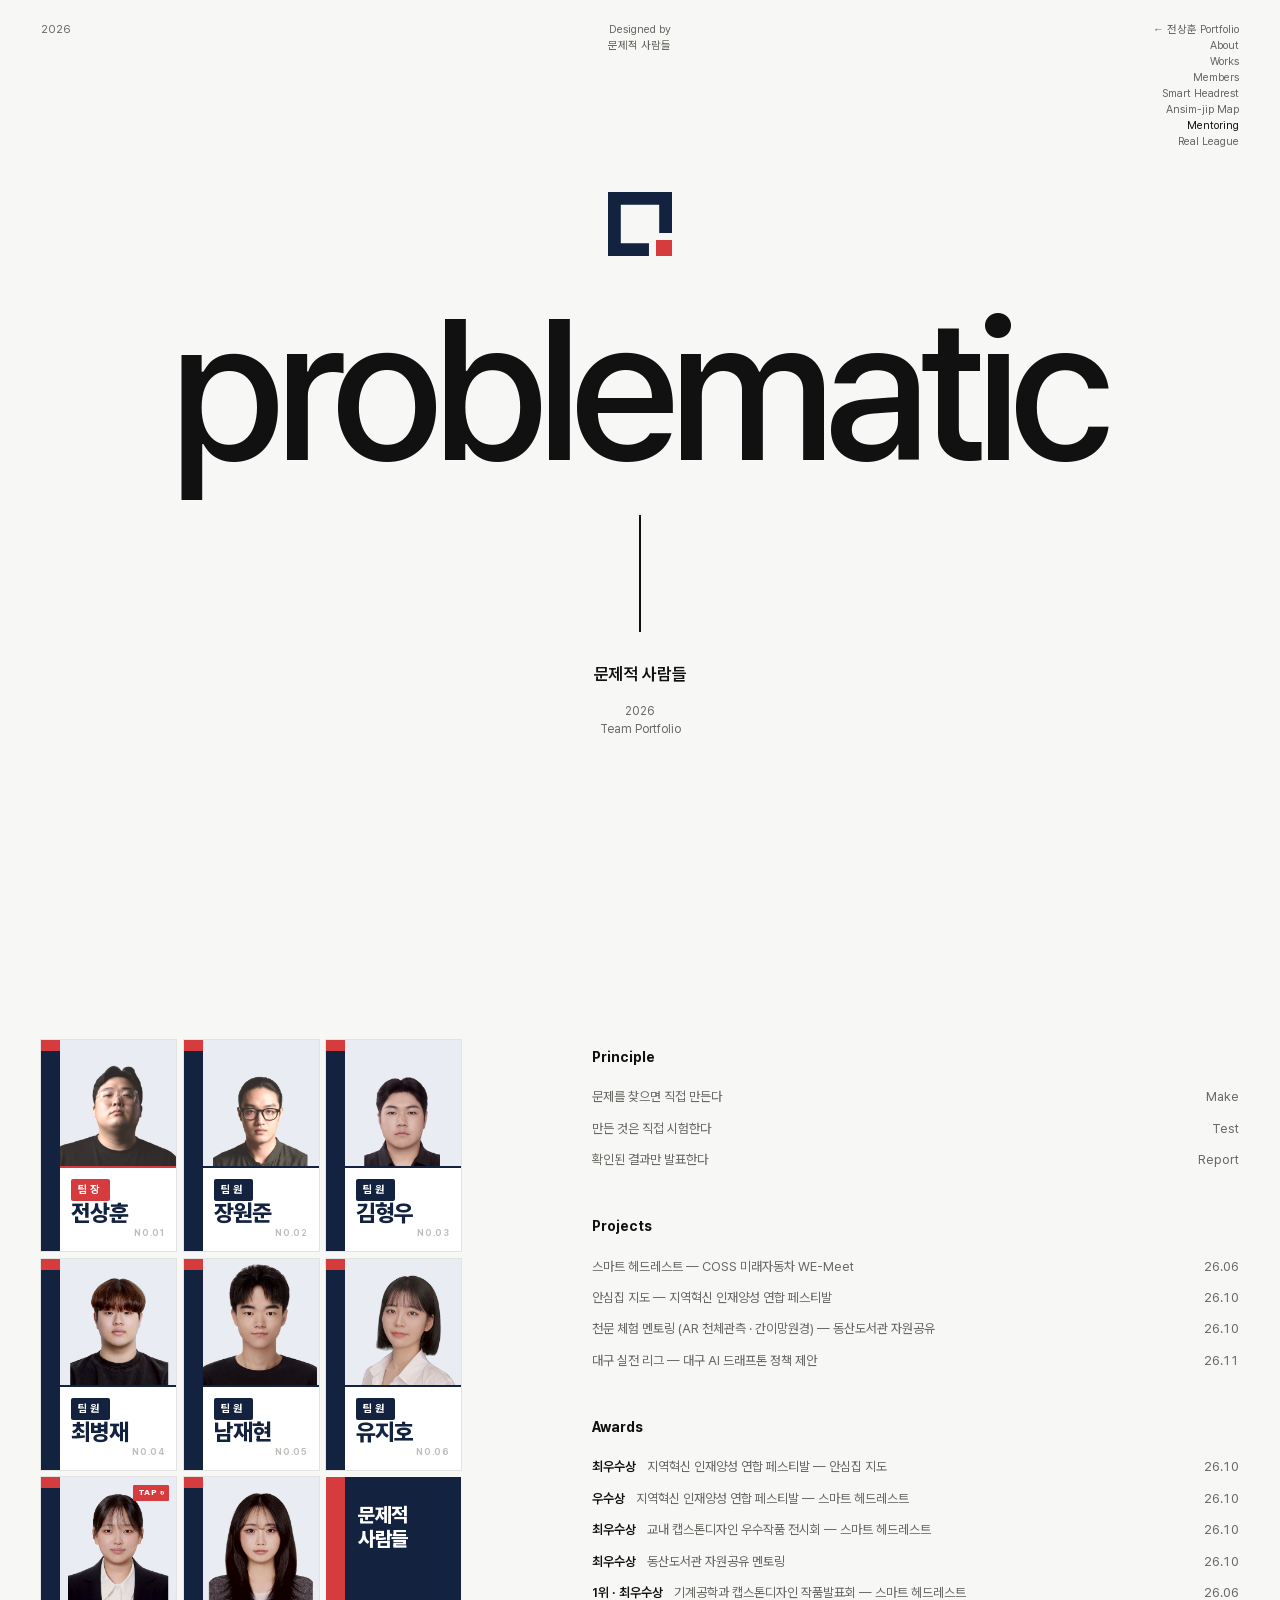
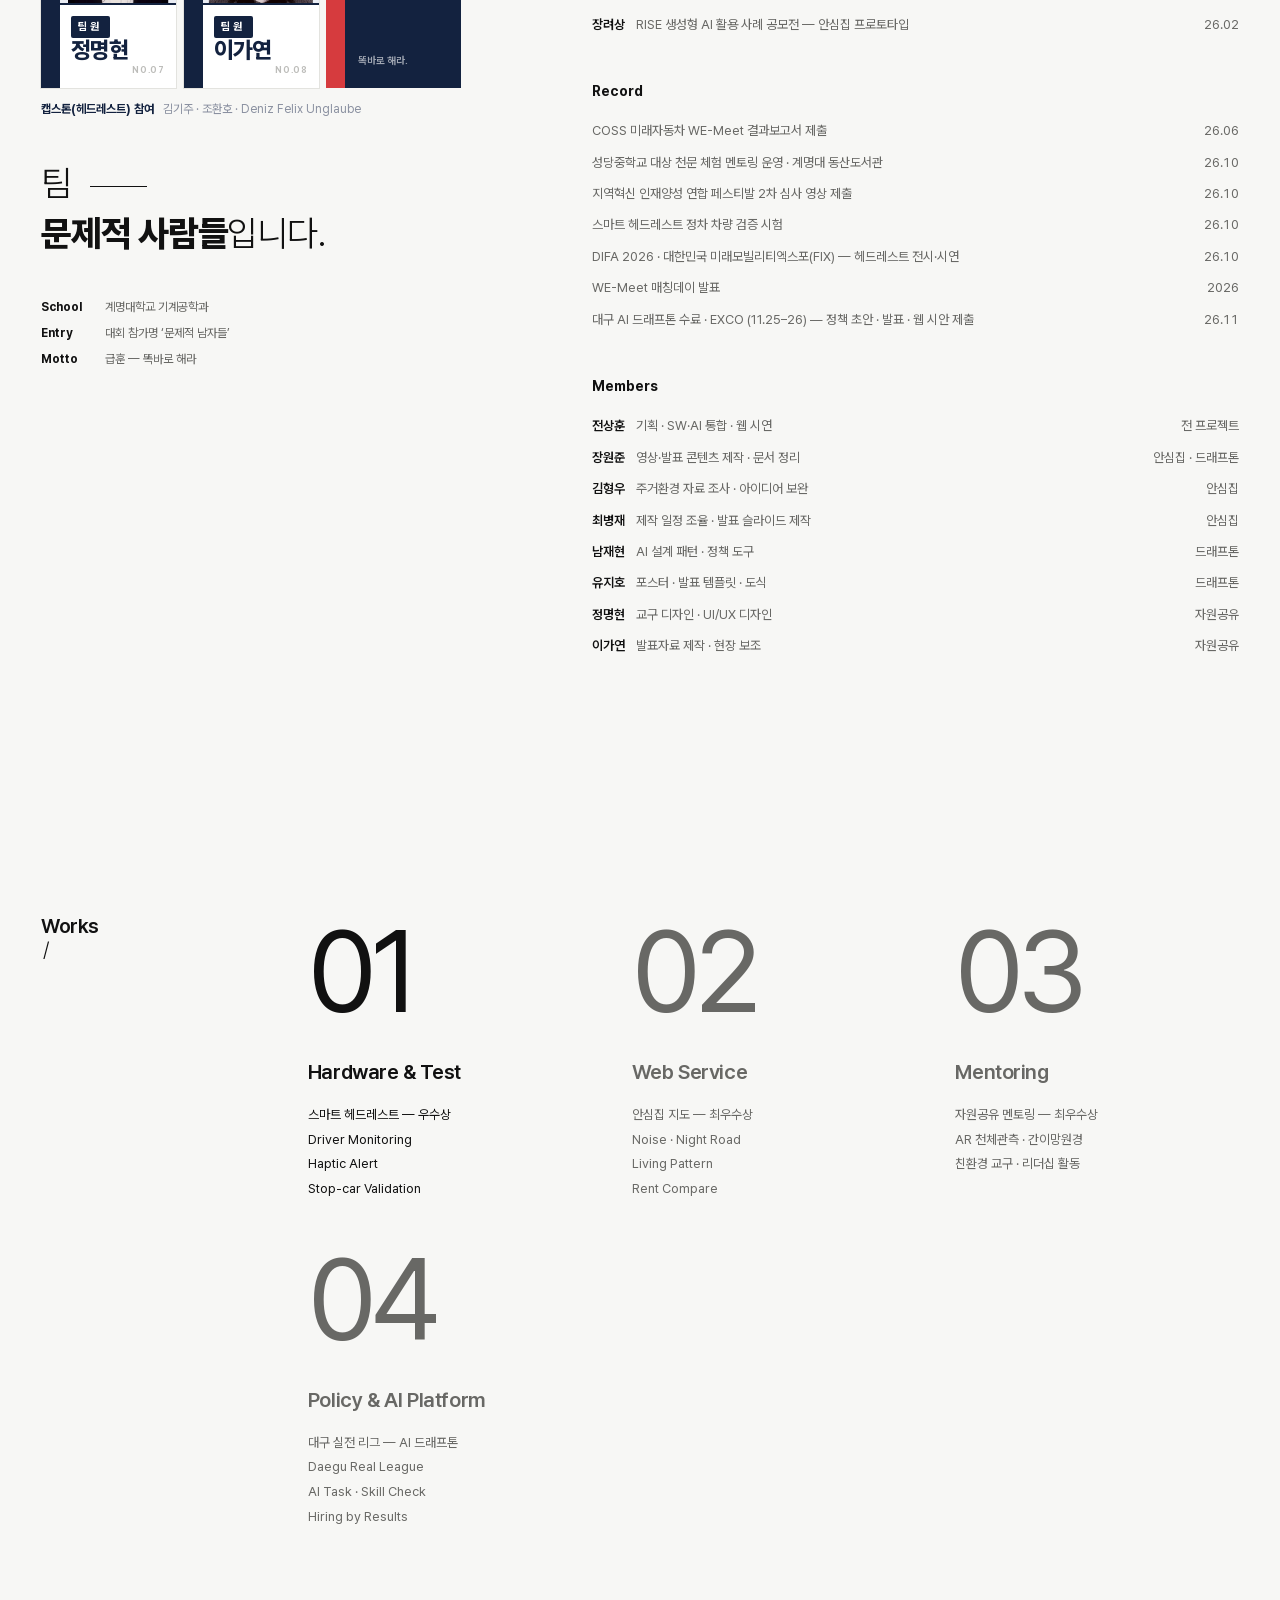
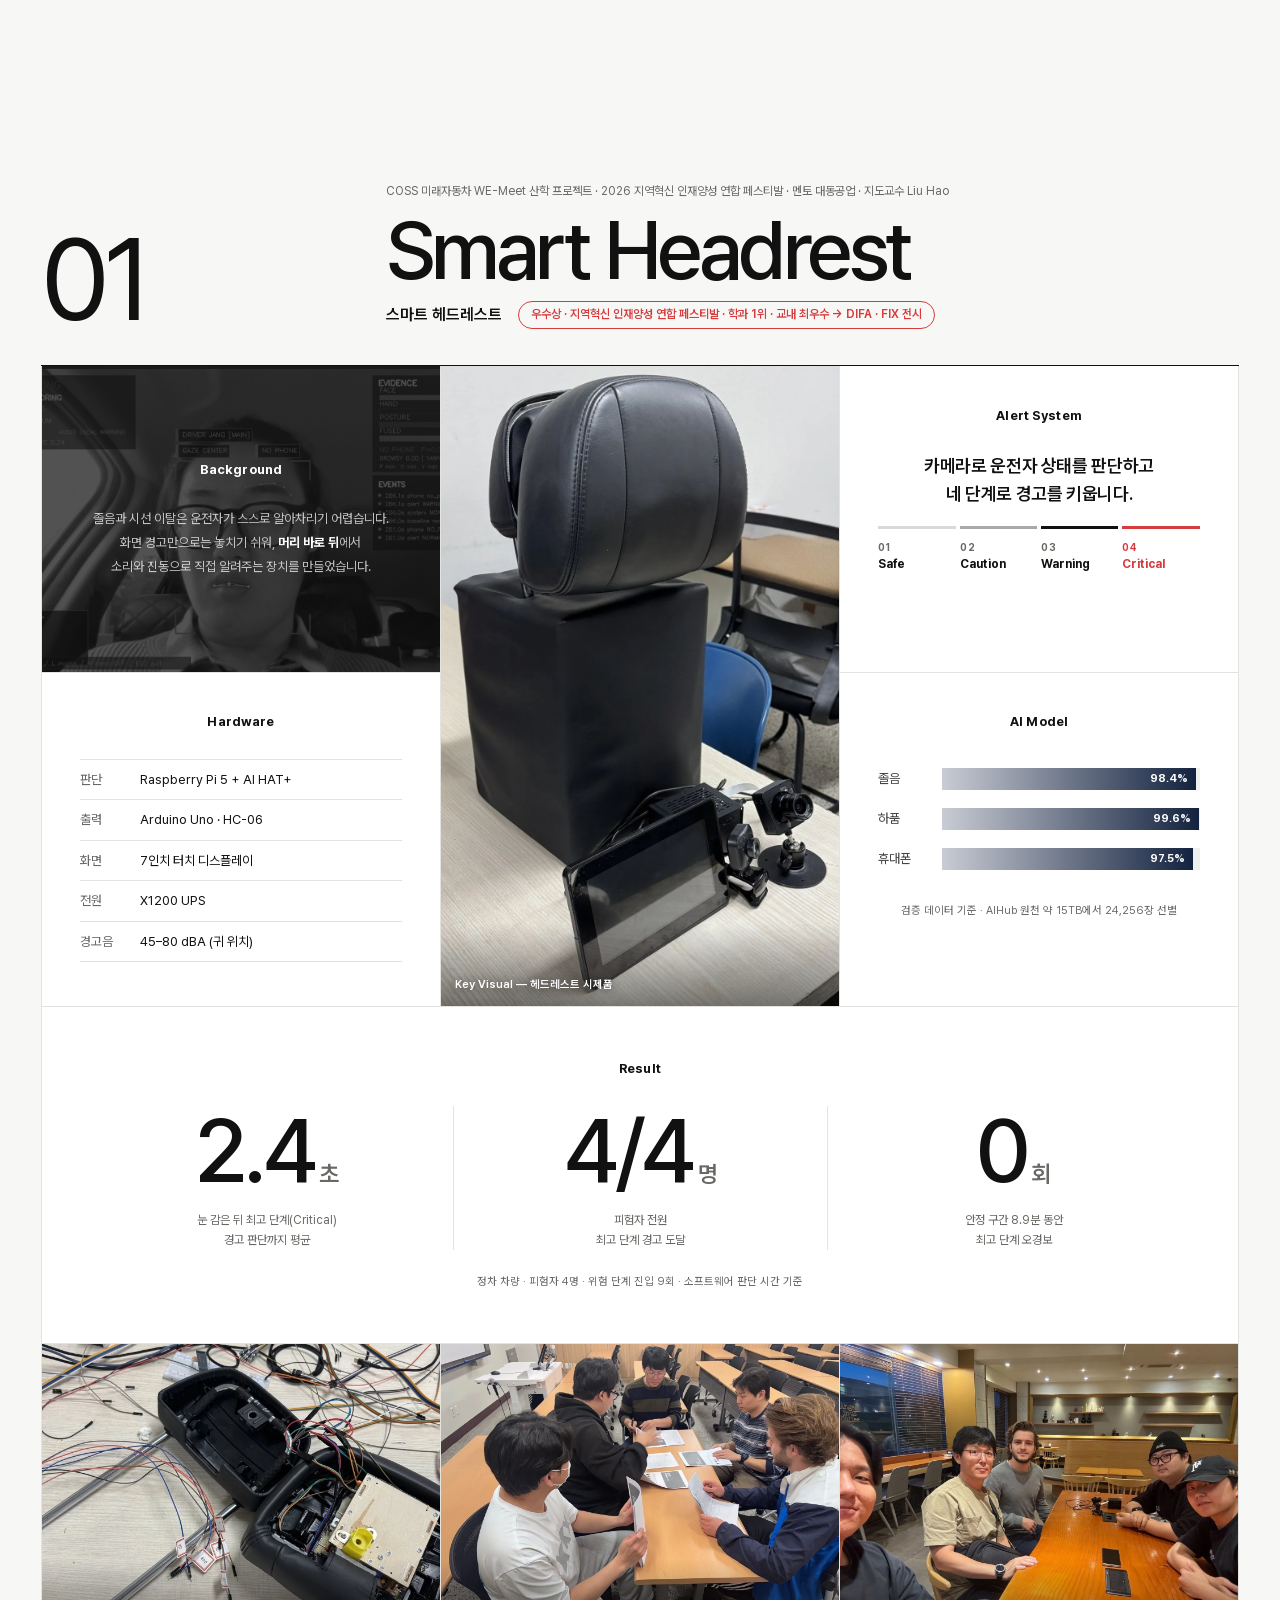
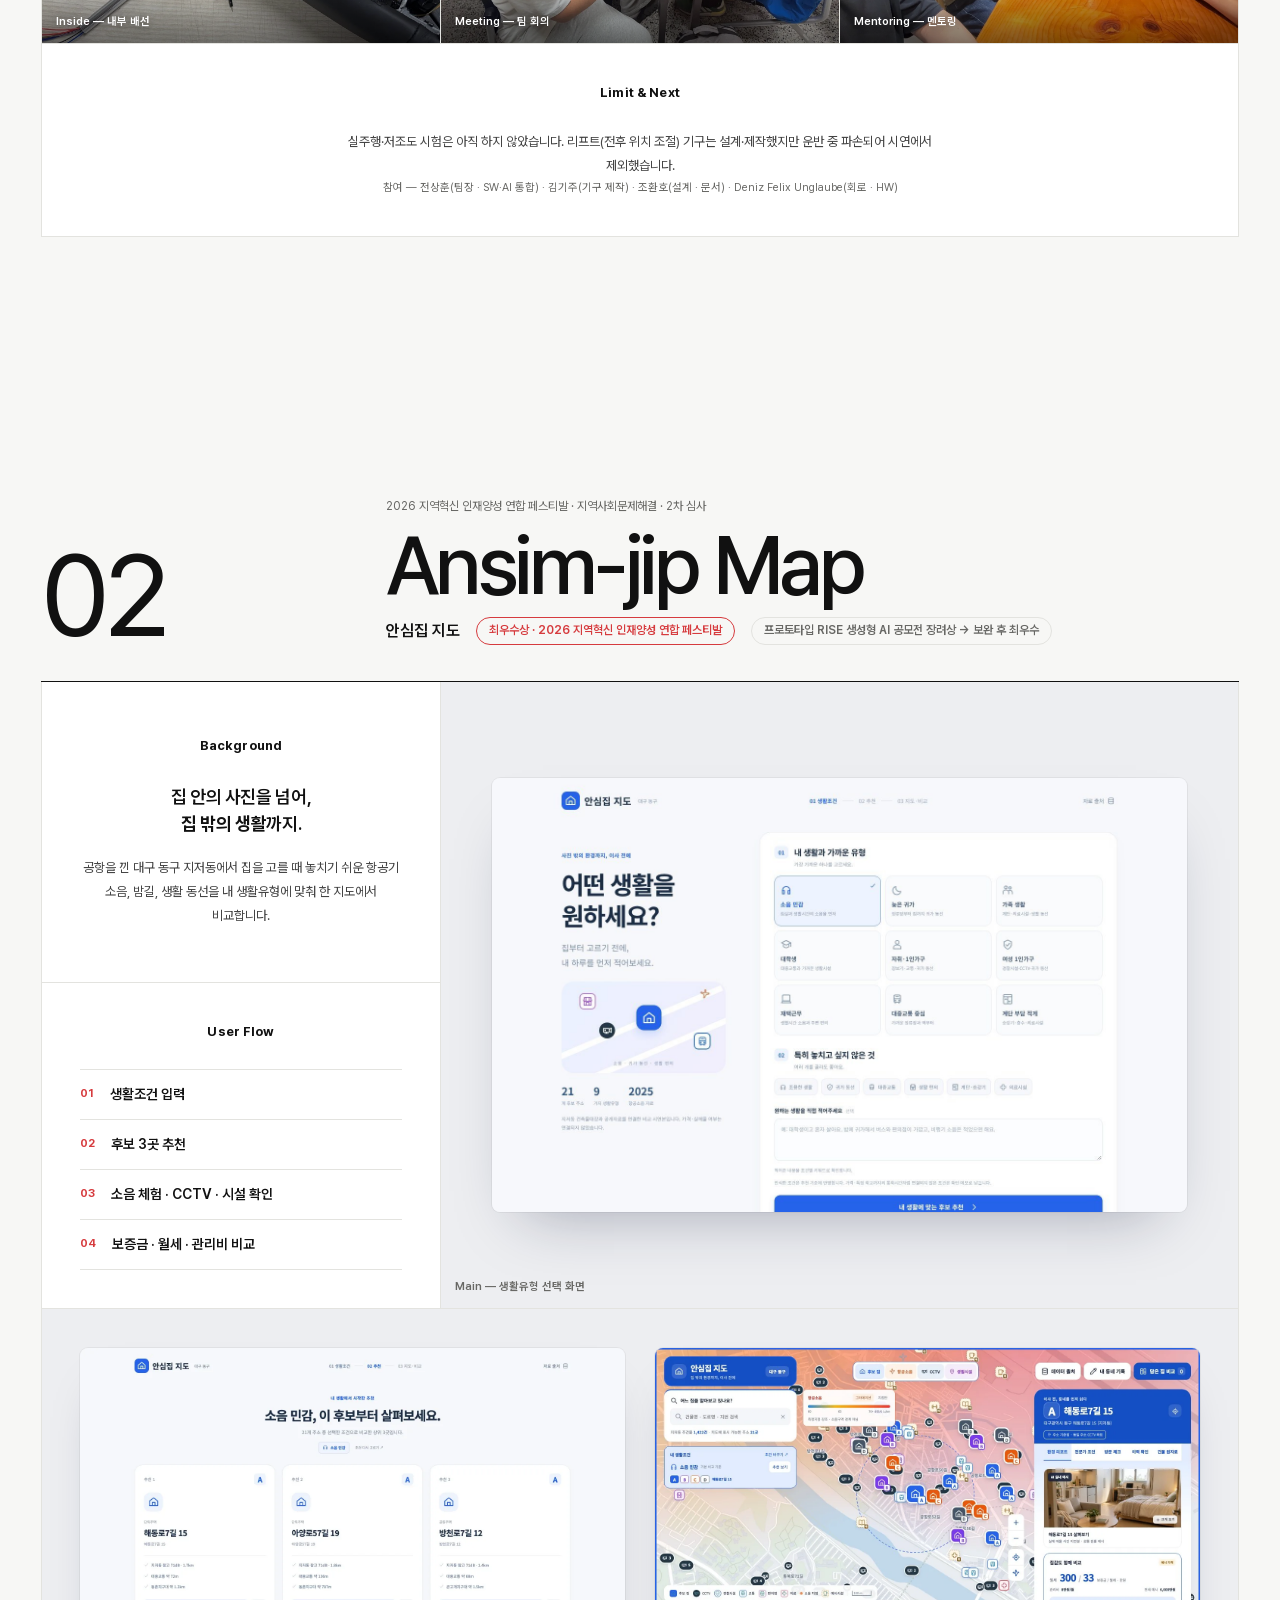
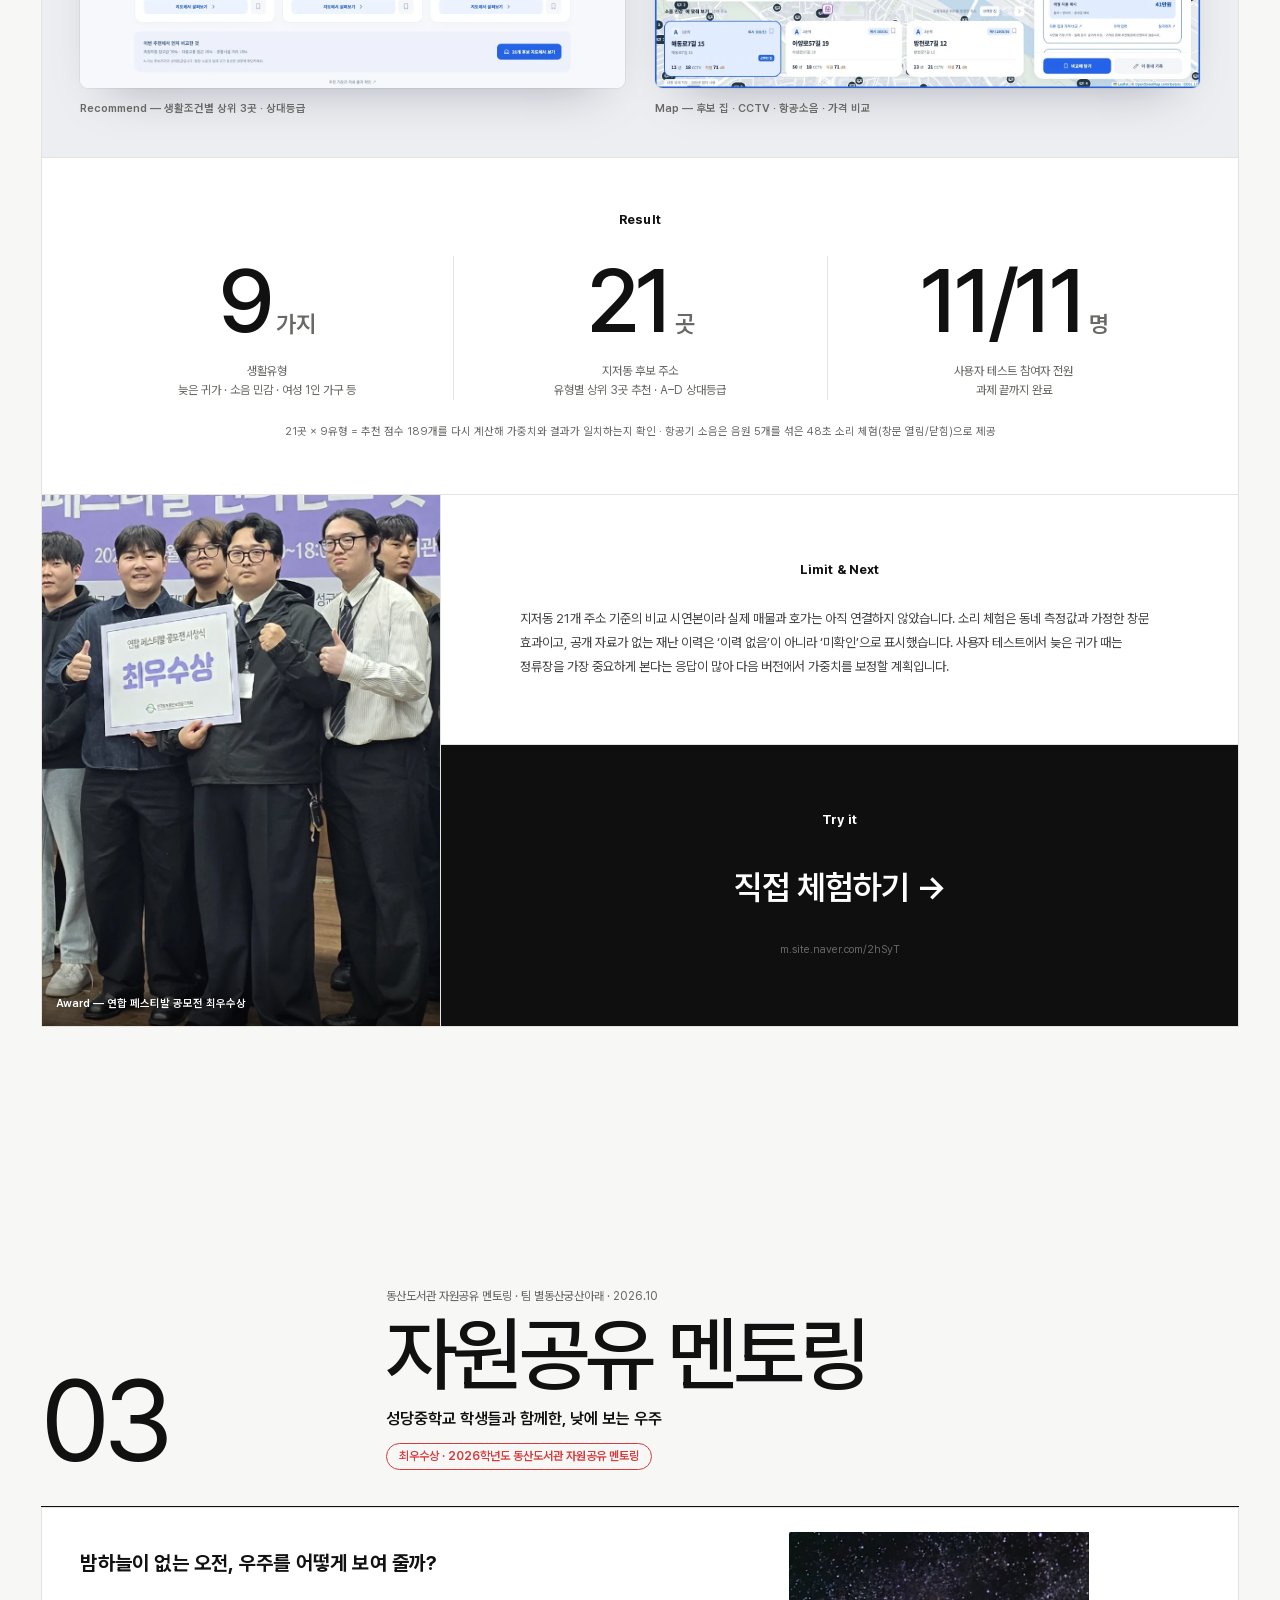
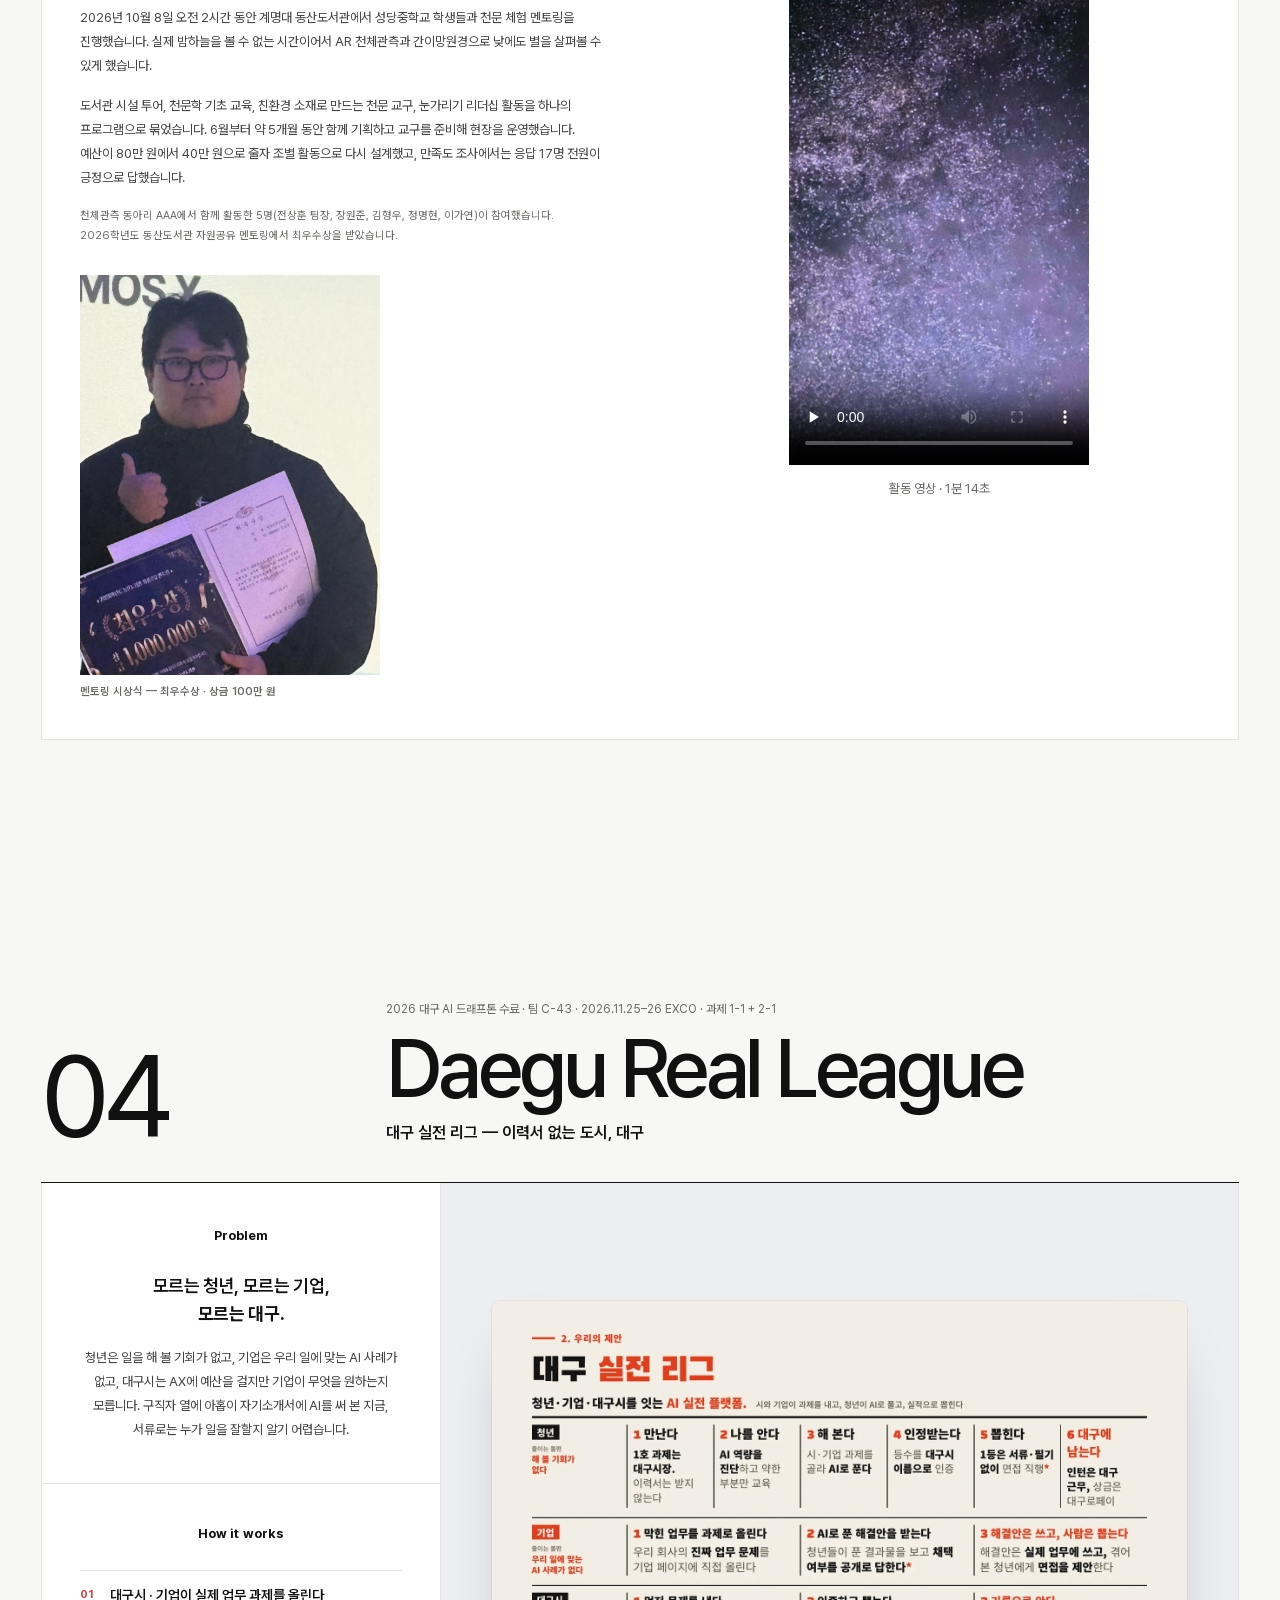
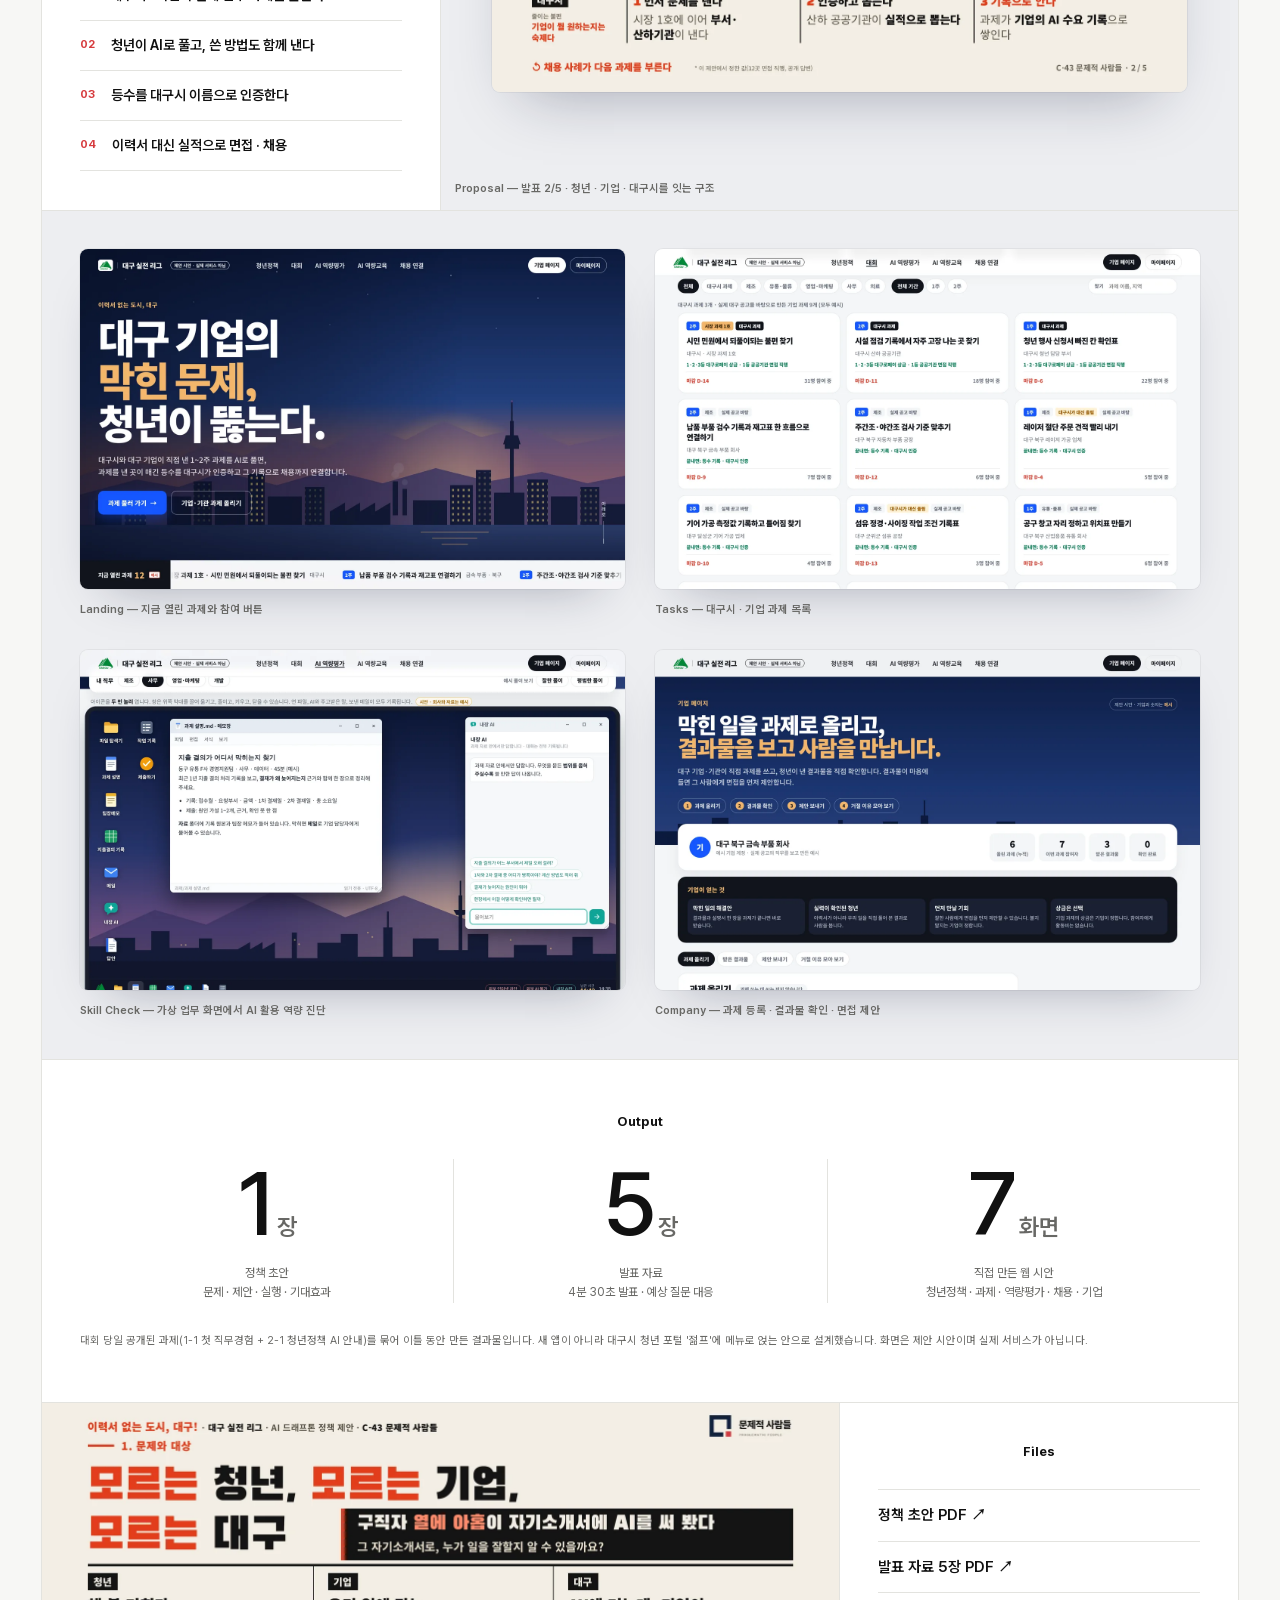
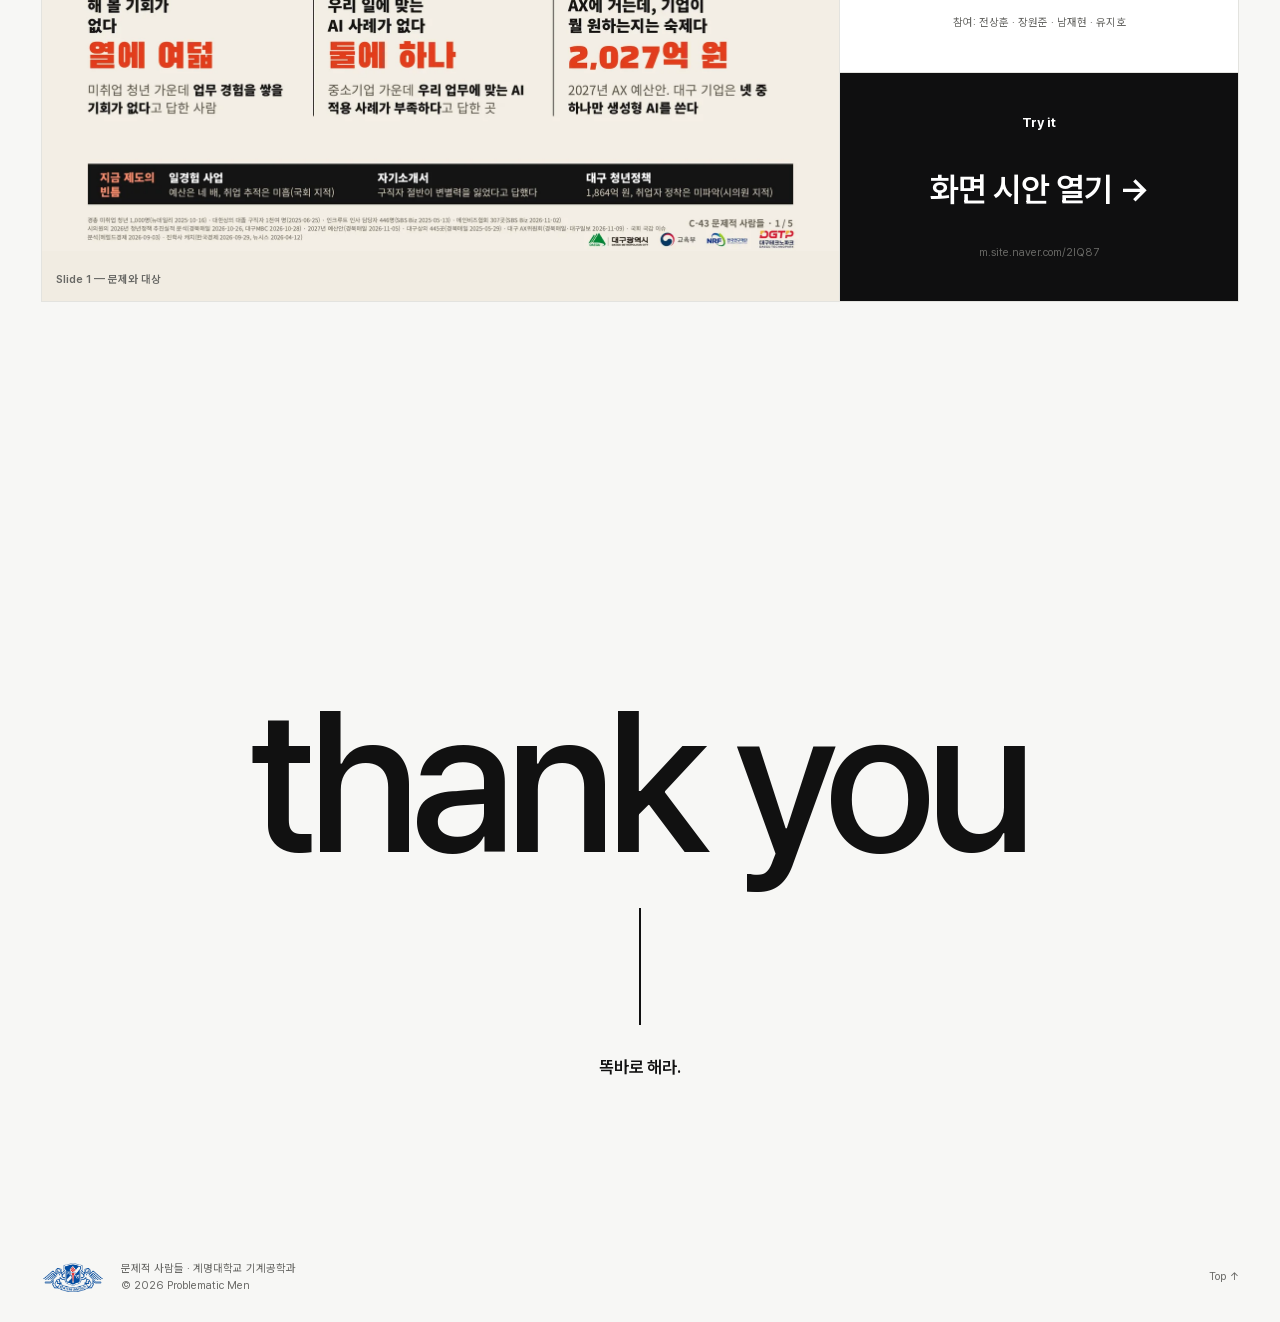
<file: team/index.html>
<!doctype html>
<html lang="ko">
<head>
<meta charset="utf-8">
<meta name="viewport" content="width=device-width, initial-scale=1">
<title>problematic — 문제적 사람들 Team Portfolio</title>
<meta name="description" content="계명대학교 기계공학과 팀 '문제적 사람들'. 스마트 헤드레스트, 안심집 지도, 천문 체험 멘토링. 직접 만들고 직접 시험한 프로젝트 기록.">
<meta property="og:title" content="문제적 사람들 — Team Portfolio">
<meta property="og:description" content="직접 만들고, 직접 시험하고, 확인된 결과만 발표합니다.">
<meta property="og:type" content="website">
<meta property="og:url" content="https://jeonsan-9.github.io/team/">
<link rel="canonical" href="https://jeonsan-9.github.io/team/">
<meta name="theme-color" content="#F7F7F5">
<link rel="icon" href="assets/img/favicon.svg?v=20261125" type="image/svg+xml">
<link rel="preload" href="assets/fonts/Pretendard-subset.woff2" as="font" type="font/woff2" crossorigin>
<meta property="og:image" content="https://jeonsan-9.github.io/team/assets/img/hr_proto.jpg">
<link rel="stylesheet" href="assets/css/style.css?v=20261126a">
<script>document.documentElement.classList.add("js")</script>
<style id="crew-style">
.deck { grid-template-columns: repeat(3, 1fr); max-width: 360px; }
.deck__alumni { margin-top: 12px; max-width: 360px; font-size: 12px; line-height: 1.6; color: #8A90A0; }
.deck__alumni b { color: var(--navy); font-weight: 700; margin-right: 6px; }
.mini__ph { position: absolute; left: 24%; right: 9%; top: 13%; height: 37%; overflow: hidden; background: #E9ECF2; text-decoration: none; }
.mini__ph img { width: 100%; height: 100%; object-fit: cover; object-position: 50% 40%; display: block; }
.mini__ph--none { background: #E9ECF2 url("data:image/svg+xml,%3Csvg xmlns='http://www.w3.org/2000/svg' viewBox='0 0 40 36'%3E%3Ccircle cx='20' cy='14' r='7' fill='%23C9CED9'/%3E%3Cpath d='M6 36c1-9 7-13 14-13s13 4 14 13z' fill='%23C9CED9'/%3E%3C/svg%3E") center bottom / 62% no-repeat; }
.mini--latin b { font-size: 14cqi; letter-spacing: 0; }
.mini--seal { background: var(--navy); box-shadow: none; }
.mini--seal i { background: var(--red); width: 14%; }
.mini--seal i::before { display: none; }
.mini--seal strong { position: absolute; left: 24%; top: 13%; color: #fff; font-size: 15cqi; font-weight: 800; line-height: 1.15; letter-spacing: -.03em; }
.mini--seal small { position: absolute; left: 24%; bottom: 9%; color: rgba(255,255,255,.6); font-size: 7.5cqi; font-weight: 600; }

/* v2 card: photo-forward */
.deck { grid-template-columns: repeat(3, 1fr); max-width: 420px; gap: 8px; }
.deck__alumni { max-width: 420px; }
.mini__ph { left: 14%; right: 0; top: 0; height: 61%; }
.mini__ph img { object-position: 50% 45%; }
.mini span { top: auto; bottom: 5%; right: 8%; z-index: 2; }
.mini em { top: 66%; left: 22%; }
.mini b { top: 77%; left: 22%; }
.mini--lead .mini__ph::after, .mini .mini__ph::after { content: ""; position: absolute; left: 0; right: 0; bottom: 0; height: 2px; background: var(--navy); }
.mini--lead .mini__ph::after { background: var(--red); }
/* 정명현: 지상 최강의 생물 */
.mini--aura { z-index: 1; animation: aura 2.4s ease-in-out infinite, quake 4.8s steps(1) infinite; }
.mini__ph--aura { background: radial-gradient(circle at 50% 70%, #3A0E12 0, #0B0F1C 72%); }
.mini__ph--aura::before { content: ""; position: absolute; left: -60%; top: -60%; width: 220%; height: 220%;
  background: repeating-conic-gradient(from 0deg at 50% 50%, rgba(214,59,62,.75) 0 3deg, rgba(214,59,62,0) 3deg 11deg, rgba(255,255,255,.18) 11deg 12deg, rgba(214,59,62,0) 12deg 20deg);
  -webkit-mask: radial-gradient(circle, transparent 0 14%, #000 40%); mask: radial-gradient(circle, transparent 0 14%, #000 40%);
  animation: rays 14s linear infinite; }
.mini__ph--aura img { position: relative; z-index: 1; object-fit: contain; object-position: 50% 100%;
  filter: contrast(1.15) drop-shadow(0 0 2px #fff) drop-shadow(0 0 10px #D63B3E) drop-shadow(0 0 22px rgba(214,59,62,.9));
  animation: flare 2.4s ease-in-out infinite; }
.mini__tag { position: absolute; z-index: 2; left: 6%; top: 7%; padding: .25em .6em; background: var(--red); color: #fff;
  font-size: 6.4cqi; font-weight: 800; letter-spacing: -.02em; text-decoration: none; transform: skewX(-12deg); box-shadow: 2px 2px 0 #0B0F1C; }
.mini__fx { position: absolute; z-index: 2; right: 5%; top: 6%; writing-mode: vertical-rl; color: #fff; quotes: none;
  font-size: 10cqw; font-weight: 900; letter-spacing: -.08em; -webkit-text-stroke: .6px #D63B3E; text-shadow: 0 0 6px #D63B3E; opacity: .9; transform: skewY(-8deg); }
.mini--aura .mini__ph::after { background: var(--red); height: 3px; }
.mini--aura em { background: #0B0F1C; }
.mini--aura b { color: #0B0F1C; text-shadow: 1.5px 1.5px 0 rgba(214,59,62,.35); }
@keyframes aura { 0%,100% { box-shadow: 0 0 0 1.5px var(--red), 0 0 12px 2px rgba(214,59,62,.45), 0 0 34px 6px rgba(11,15,28,.35); }
  50% { box-shadow: 0 0 0 1.5px var(--red), 0 0 26px 8px rgba(214,59,62,.75), 0 0 60px 16px rgba(11,15,28,.45); } }
@keyframes rays { to { transform: rotate(360deg); } }
@keyframes flare { 0%,100% { transform: scale(1); } 50% { transform: scale(1.035); } }
@keyframes quake { 0%,86%,100% { transform: none; } 88% { transform: translate(1.5px,-1px) rotate(-.6deg); } 90% { transform: translate(-2px,1px) rotate(.6deg); } 92% { transform: translate(1px,1.5px); } 94% { transform: translate(-1px,-1px) rotate(-.3deg); } }
.mini--aura:hover { animation-duration: 1.2s, .5s; }
@media (prefers-reduced-motion: reduce) { .mini--aura, .mini__ph--aura::before, .mini__ph--aura img { animation: none; }
  .mini--aura { box-shadow: 0 0 0 1.5px var(--red), 0 0 20px 6px rgba(214,59,62,.6); } }
@media (max-width: 640px) { .deck, .deck__alumni { max-width: none; } }

/* 정명현: 명찰 밖으로 피어오르는 오라 연기 */
.aura-wrap { position: relative; z-index: 2; }
.aura-wrap > .mini { position: relative; z-index: 1; }
.smoke { position: absolute; left: 0; right: 0; bottom: 30%; height: 70%; pointer-events: none; }
.smoke--back { z-index: 0; }
.smoke--front { z-index: 2; opacity: .45; }
.smoke i { position: absolute; left: var(--x); bottom: 0; width: calc(72% * var(--s)); aspect-ratio: 1; margin-left: calc(-36% * var(--s));
  border-radius: 50%; opacity: 0; filter: blur(5px);
  background: radial-gradient(circle at 45% 55%, rgba(150,18,26,1) 0, rgba(70,8,16,.9) 35%, rgba(11,15,28,.5) 55%, rgba(11,15,28,0) 70%);
  animation: smoke 5.2s ease-out var(--d) infinite; }
.smoke--front i { background: radial-gradient(circle, rgba(40,6,12,.75) 0, rgba(11,15,28,0) 66%); animation-duration: 6.4s; }
@keyframes smoke {
  0%   { transform: translate(0, 10%) scale(.45); opacity: 0; }
  15%  { opacity: 1; }
  60%  { opacity: .7; }
  100% { transform: translate(calc((var(--x) - 50%) * .35), -150%) scale(1.9); opacity: 0; } }
@media (prefers-reduced-motion: reduce) { .smoke i { animation: none; opacity: .35; transform: translateY(-40%) scale(1.2); } }

/* 정명현: 누르면 뒤집히는 카드 */
.flip { position: relative; z-index: 2; cursor: pointer; perspective: 900px; -webkit-tap-highlight-color: transparent; outline: none; }
.flip:focus-visible .flip__in { outline: 2px solid var(--red); outline-offset: 3px; }
.flip__in { position: relative; z-index: 1; transform-style: preserve-3d; transition: transform .7s cubic-bezier(.2,.9,.25,1.25); }
.flip.is-flipped .flip__in { transform: rotateY(180deg); }
.flip__front, .flip__back { -webkit-backface-visibility: hidden; backface-visibility: hidden; }
.flip__front { position: relative; }
.flip__back { position: absolute; inset: 0; transform: rotateY(180deg); }
.flip__back > .mini { width: 100%; height: 100%; }
.flip__hint { position: absolute; right: 6%; top: 6%; z-index: 2; padding: .2em .55em; font-size: 6cqi; font-weight: 800; letter-spacing: .06em;
  text-decoration: none; color: #fff; background: var(--red); border-radius: 1cqi; animation: hint 1.8s ease-in-out infinite; }
@keyframes hint { 0%,100% { transform: scale(1); } 50% { transform: scale(1.12); } }
.flip:not(.is-flipped) .smoke { display: none; }
.flip__flash { position: absolute; inset: -40%; z-index: 3; pointer-events: none; opacity: 0; border-radius: 50%;
  background: radial-gradient(circle, #fff 0 12%, rgba(255,230,230,.9) 22%, rgba(214,59,62,.55) 42%, rgba(214,59,62,0) 66%); }
.flip.is-burst .flip__flash { animation: flash .55s ease-out; }
.flip.is-burst { animation: hit .5s steps(1); }
.flip.is-burst .smoke i { animation-delay: 0s !important; animation-duration: 1.6s; }
@keyframes flash { 0% { opacity: 0; transform: scale(.3); } 25% { opacity: 1; } 100% { opacity: 0; transform: scale(1.4); } }
@keyframes hit { 0%,100% { transform: none; } 15% { transform: translate(4px,-3px) rotate(-1.2deg); } 30% { transform: translate(-5px,2px) rotate(1.4deg); }
  45% { transform: translate(3px,4px) rotate(-.8deg); } 60% { transform: translate(-3px,-2px) rotate(.6deg); } 75% { transform: translate(2px,1px); } }
@media (prefers-reduced-motion: reduce) { .flip__in { transition: none; } .flip.is-burst, .flip.is-burst .flip__flash, .flip__hint { animation: none; } }

/* 03 자원공유 멘토링 영상 */
.poster-figure video { display: block; width: min(100%, 300px); height: auto; aspect-ratio: 9 / 16; margin: 0 auto 12px; background: #0B0F1C; object-fit: cover; }
#mentoring .poster-figure figcaption { text-decoration: none; color: var(--gray); }
#mentoring .ptitle__award { display: inline-block; margin-top: 10px; }
</style>
</head>
<body>
<a class="skip" href="#about">본문으로 건너뛰기</a>

<!-- fixed corner meta -->
<header class="meta" aria-label="사이트 정보">
  <a href="#cover" class="meta__c1">2026</a>
  <p class="meta__c2">Designed by<br>문제적 사람들</p>
  <nav class="meta__c3" aria-label="섹션">
    <a href="../">← 전상훈 Portfolio</a>
    <a href="#about">About</a>
    <a href="#index">Works</a>
    <a href="#members">Members</a>
    <a class="nav-x" href="#p01">Smart Headrest</a>
    <a class="nav-x" href="#p02">Ansim-jip Map</a>
    <a class="nav-x" href="#mentoring">Mentoring</a>
    <a class="nav-x" href="#p04">Real League</a>
  </nav>
</header>

<main>

<!-- ───────── 00 Cover ───────── -->
<section class="spread cover" id="cover">
  <img class="cover__logo reveal" src="assets/img/logo-mark.svg?v=20261125" alt="문제적 사람들 로고" width="64" height="64">
  <h1 class="cover__word reveal">problematic</h1>
  <span class="cover__rule reveal" aria-hidden="true"></span>
  <p class="cover__name reveal">문제적 사람들</p>
  <p class="cover__sub reveal">2026<br>Team Portfolio</p>
</section>

<!-- ───────── 01 About ───────── -->
<section class="spread about" id="about">
  <div class="about__left">
    <div class="deck reveal" aria-label="팀원 명찰 8장">
      <div class="mini mini--lead"><i></i><span>NO.01</span><u class="mini__ph"><img src="assets/img/members/jeon.jpg?v=20261123c" alt="전상훈" loading="lazy" decoding="async"></u><b>전상훈</b><em>팀장</em></div>
      <div class="mini"><i></i><span>NO.02</span><u class="mini__ph"><img src="assets/img/members/jang.jpg?v=20261123c" alt="장원준" loading="lazy" decoding="async"></u><b>장원준</b><em>팀원</em></div>
      <div class="mini"><i></i><span>NO.03</span><u class="mini__ph"><img src="assets/img/members/kim.jpg?v=20261123c" alt="김형우" loading="lazy" decoding="async"></u><b>김형우</b><em>팀원</em></div>
      <div class="mini"><i></i><span>NO.04</span><u class="mini__ph"><img src="assets/img/members/choi.jpg?v=20261123c" alt="최병재" loading="lazy" decoding="async"></u><b>최병재</b><em>팀원</em></div>
      <div class="mini"><i></i><span>NO.05</span><u class="mini__ph"><img src="assets/img/members/nam.jpg?v=20261123c" alt="남재현" loading="lazy" decoding="async"></u><b>남재현</b><em>팀원</em></div>
      <div class="mini"><i></i><span>NO.06</span><u class="mini__ph"><img src="assets/img/members/yoo.jpg?v=20261123c" alt="유지호" loading="lazy" decoding="async"></u><b>유지호</b><em>팀원</em></div>
      <div class="flip" role="button" tabindex="0" aria-pressed="false" aria-label="정명현 명찰 뒤집기"><span class="smoke smoke--back" aria-hidden="true"><i style="--x:-8%;--d:0s;--s:1.0"></i><i style="--x:12%;--d:1.1s;--s:0.8"></i><i style="--x:34%;--d:2.3s;--s:1.15"></i><i style="--x:58%;--d:0.6s;--s:0.9"></i><i style="--x:82%;--d:1.7s;--s:1.05"></i><i style="--x:104%;--d:2.9s;--s:0.85"></i><i style="--x:-12%;--d:3.4s;--s:0.7"></i><i style="--x:96%;--d:0.3s;--s:0.75"></i><i style="--x:46%;--d:3.9s;--s:1.0"></i><i style="--x:22%;--d:4.6s;--s:0.7"></i></span><div class="flip__in"><div class="mini flip__front"><i></i><span>NO.07</span><u class="mini__ph"><img src="assets/img/members/jungf.jpg?v=20261123e" alt="정명현" loading="lazy" decoding="async"><s class="flip__hint">TAP ↻</s></u><b>정명현</b><em>팀원</em></div><div class="flip__back"><div class="mini mini--aura"><i></i><span>NO.∞</span><u class="mini__ph mini__ph--aura"><img src="assets/img/members/jung.png?v=20261123c" alt="정명현, 지상 최강의 생물 모드" loading="lazy" decoding="async"><s class="mini__tag">지상 최강의 생물</s><q class="mini__fx" aria-hidden="true">쿠구구구</q></u><b>정</b><em>최강</em></div></div></div><span class="smoke smoke--front" aria-hidden="true"><i style="--x:-6%;--d:0.4s;--s:0.8"></i><i style="--x:106%;--d:1.9s;--s:0.8"></i><i style="--x:-10%;--d:3.1s;--s:0.6"></i><i style="--x:110%;--d:4.2s;--s:0.6"></i></span><b class="flip__flash" aria-hidden="true"></b></div>
      <div class="mini"><i></i><span>NO.08</span><u class="mini__ph"><img src="assets/img/members/lee.jpg?v=20261123f" alt="이가연" loading="lazy" decoding="async"></u><b>이가연</b><em>팀원</em></div>
      <div class="mini mini--seal" aria-hidden="true"><i></i><strong>문제적<br>사람들</strong><small>똑바로 해라.</small></div>
    </div>
    <p class="deck__alumni reveal"><b>캡스톤(헤드레스트) 참여</b> 김기주 · 조환호 · Deniz Felix Unglaube</p>
    <p class="hello reveal">팀 <span class="hello__dash" aria-hidden="true"></span><br><b>문제적 사람들</b>입니다.</p>
    <dl class="contact reveal">
      <div><dt>School</dt><dd>계명대학교 기계공학과</dd></div>
      <div><dt>Entry</dt><dd>대회 참가명 ‘문제적 남자들’</dd></div>
      <div><dt>Motto</dt><dd>급훈 — 똑바로 해라</dd></div>
    </dl>
  </div>

  <div class="about__right">
    <div class="list reveal">
      <h2>Principle</h2>
      <ul>
        <li><span>문제를 찾으면 직접 만든다</span><time>Make</time></li>
        <li><span>만든 것은 직접 시험한다</span><time>Test</time></li>
        <li><span>확인된 결과만 발표한다</span><time>Report</time></li>
      </ul>
    </div>
    <div class="list reveal">
      <h2>Projects</h2>
      <ul>
        <li><span>스마트 헤드레스트 — COSS 미래자동차 WE-Meet</span><time>26.06</time></li>
        <li><span>안심집 지도 — 지역혁신 인재양성 연합 페스티발</span><time>26.10</time></li>
        <li><span>천문 체험 멘토링 (AR 천체관측 · 간이망원경) — 동산도서관 자원공유</span><time>26.10</time></li>
        <li><span>대구 실전 리그 — 대구 AI 드래프톤 정책 제안</span><time>26.11</time></li>
      </ul>
    </div>
    <div class="list reveal">
      <h2>Awards</h2>
      <ul>
        <li><span><b>최우수상</b> 지역혁신 인재양성 연합 페스티발 — 안심집 지도</span><time>26.10</time></li>
        <li><span><b>우수상</b> 지역혁신 인재양성 연합 페스티발 — 스마트 헤드레스트</span><time>26.10</time></li>
        <li><span><b>최우수상</b> 교내 캡스톤디자인 우수작품 전시회 — 스마트 헤드레스트</span><time>26.10</time></li>
        <li><span><b>최우수상</b> 동산도서관 자원공유 멘토링</span><time>26.10</time></li>
        <li><span><b>1위 · 최우수상</b> 기계공학과 캡스톤디자인 작품발표회 — 스마트 헤드레스트</span><time>26.06</time></li>
        <li><span><b>장려상</b> RISE 생성형 AI 활용 사례 공모전 — 안심집 프로토타입</span><time>26.02</time></li>
      </ul>
    </div>
    <div class="list reveal" id="record">
      <h2>Record</h2>
      <ul>
        <li><span>COSS 미래자동차 WE-Meet 결과보고서 제출</span><time>26.06</time></li>
        <li><span>성당중학교 대상 천문 체험 멘토링 운영 · 계명대 동산도서관</span><time>26.10</time></li>
        <li><span>지역혁신 인재양성 연합 페스티발 2차 심사 영상 제출</span><time>26.10</time></li>
        <li><span>스마트 헤드레스트 정차 차량 검증 시험</span><time>26.10</time></li>
        <li><span>DIFA 2026 · 대한민국 미래모빌리티엑스포(FIX) — 헤드레스트 전시·시연</span><time>26.10</time></li>
        <li><span>WE-Meet 매칭데이 발표</span><time>2026</time></li>
        <li><span>대구 AI 드래프톤 수료 · EXCO (11.25–26) — 정책 초안 · 발표 · 웹 시안 제출</span><time>26.11</time></li>
      </ul>
    </div>
    <div class="list reveal">
      <h2 id="members">Members</h2>
      <ul>
        <li><span><b>전상훈</b> 기획 · SW·AI 통합 · 웹 시연</span><time>전 프로젝트</time></li>
        <li><span><b>장원준</b> 영상·발표 콘텐츠 제작 · 문서 정리</span><time>안심집 · 드래프톤</time></li>
        <li><span><b>김형우</b> 주거환경 자료 조사 · 아이디어 보완</span><time>안심집</time></li>
        <li><span><b>최병재</b> 제작 일정 조율 · 발표 슬라이드 제작</span><time>안심집</time></li>
        <li><span><b>남재현</b> AI 설계 패턴 · 정책 도구</span><time>드래프톤</time></li>
        <li><span><b>유지호</b> 포스터 · 발표 템플릿 · 도식</span><time>드래프톤</time></li>
        <li><span><b>정명현</b> 교구 디자인 · UI/UX 디자인</span><time>자원공유</time></li>
        <li><span><b>이가연</b> 발표자료 제작 · 현장 보조</span><time>자원공유</time></li>
      </ul>
    </div>
  </div>
</section>

<!-- ───────── 02 Index ───────── -->
<section class="spread index" id="index">
  <p class="index__label reveal">Works<br><span aria-hidden="true">/</span></p>
  <a class="index__item reveal" href="#p01">
    <span class="index__no">01</span>
    <span class="index__cat">Hardware &amp; Test</span>
    <span class="index__list">스마트 헤드레스트 — 우수상<br>Driver Monitoring<br>Haptic Alert<br>Stop-car Validation</span>
  </a>
  <a class="index__item reveal" href="#p02">
    <span class="index__no">02</span>
    <span class="index__cat">Web Service</span>
    <span class="index__list">안심집 지도 — 최우수상<br>Noise · Night Road<br>Living Pattern<br>Rent Compare</span>
  </a>
  <a class="index__item reveal" href="#mentoring">
    <span class="index__no">03</span>
    <span class="index__cat">Mentoring</span>
    <span class="index__list">자원공유 멘토링 — 최우수상<br>AR 천체관측 · 간이망원경<br>친환경 교구 · 리더십 활동</span>
  </a>
  <a class="index__item reveal" href="#p04">
    <span class="index__no">04</span>
    <span class="index__cat">Policy &amp; AI Platform</span>
    <span class="index__list">대구 실전 리그 — AI 드래프톤<br>Daegu Real League<br>AI Task · Skill Check<br>Hiring by Results</span>
  </a>
</section>

<!-- ───────── P01 Smart Headrest ───────── -->
<section class="project" id="p01">
  <header class="ptitle">
    <span class="ptitle__no reveal">01</span>
    <div class="reveal">
      <p class="ptitle__meta">COSS 미래자동차 WE-Meet 산학 프로젝트 · 2026 지역혁신 인재양성 연합 페스티발 · 멘토 대동공업 · 지도교수 Liu Hao</p>
      <h2 class="ptitle__name">Smart Headrest</h2>
      <p class="ptitle__ko">스마트 헤드레스트 <span class="ptitle__award">우수상 · 지역혁신 인재양성 연합 페스티발 · 학과 1위 · 교내 최우수 → DIFA · FIX 전시</span></p>
    </div>
  </header>

  <div class="sheet sheet--hr">
    <article class="cell cell--dark c-bg reveal">
      <img src="assets/img/hr_gui.webp" width="1400" height="794" alt="" loading="lazy" decoding="async" aria-hidden="true">
      <div class="cell__in">
        <h3>Background</h3>
        <p>졸음과 시선 이탈은 운전자가 스스로 알아차리기 어렵습니다.<br>화면 경고만으로는 놓치기 쉬워, <b>머리 바로 뒤</b>에서<br>소리와 진동으로 직접 알려주는 장치를 만들었습니다.</p>
      </div>
    </article>
    <figure class="cell c-key reveal">
      <img src="assets/img/hr_proto.webp" width="1000" height="1573" alt="카메라와 7인치 디스플레이가 연결된 헤드레스트 시제품" loading="lazy" decoding="async">
      <figcaption>Key Visual — 헤드레스트 시제품</figcaption>
    </figure>
    <article class="cell c-sys reveal">
      <h3>Alert System</h3>
      <p class="cell__lead">카메라로 운전자 상태를 판단하고<br>네 단계로 경고를 키웁니다.</p>
      <ol class="steps">
        <li><span>01</span>Safe</li>
        <li><span>02</span>Caution</li>
        <li><span>03</span>Warning</li>
        <li class="is-hot"><span>04</span>Critical</li>
      </ol>
    </article>
    <article class="cell c-hw reveal">
      <h3>Hardware</h3>
      <dl class="kv">
        <div><dt>판단</dt><dd>Raspberry Pi 5 + AI HAT+</dd></div>
        <div><dt>출력</dt><dd>Arduino Uno · HC-06</dd></div>
        <div><dt>화면</dt><dd>7인치 터치 디스플레이</dd></div>
        <div><dt>전원</dt><dd>X1200 UPS</dd></div>
        <div><dt>경고음</dt><dd>45–80 dBA (귀 위치)</dd></div>
      </dl>
    </article>
    <article class="cell c-res reveal">
      <h3>Result</h3>
      <ul class="nums">
        <li><b>2.4<small>초</small></b><span>눈 감은 뒤 최고 단계(Critical)<br>경고 판단까지 평균</span></li>
        <li><b>4/4<small>명</small></b><span>피험자 전원<br>최고 단계 경고 도달</span></li>
        <li><b>0<small>회</small></b><span>안정 구간 8.9분 동안<br>최고 단계 오경보</span></li>
      </ul>
      <p class="note">정차 차량 · 피험자 4명 · 위험 단계 진입 9회 · 소프트웨어 판단 시간 기준</p>
    </article>
    <article class="cell c-ai reveal">
      <h3>AI Model</h3>
      <dl class="bars">
        <div><dt>졸음</dt><dd style="--v:98.4%"><i></i><span>98.4%</span></dd></div>
        <div><dt>하품</dt><dd style="--v:99.6%"><i></i><span>99.6%</span></dd></div>
        <div><dt>휴대폰</dt><dd style="--v:97.5%"><i></i><span>97.5%</span></dd></div>
      </dl>
      <p class="note">검증 데이터 기준 · AIHub 원천 약 15TB에서 24,256장 선별</p>
    </article>
    <figure class="cell c-p1 reveal"><img src="assets/img/hr_inside.webp" width="1400" height="1050" alt="분해한 헤드레스트 내부의 배선과 보드" loading="lazy" decoding="async"><figcaption>Inside — 내부 배선</figcaption></figure>
    <figure class="cell c-p2 reveal"><img src="assets/img/hr_team.webp" width="1400" height="1051" alt="강의실에서 자료를 보며 회의하는 팀원들" loading="lazy" decoding="async"><figcaption>Meeting — 팀 회의</figcaption></figure>
    <figure class="cell c-p3 reveal"><img src="assets/img/hr_mentoring.webp" width="1400" height="1050" alt="테이블에 모여 앉은 팀원과 멘토" loading="lazy" decoding="async"><figcaption>Mentoring — 멘토링</figcaption></figure>
    <article class="cell c-lim reveal">
      <h3>Limit &amp; Next</h3>
      <p>실주행·저조도 시험은 아직 하지 않았습니다. 리프트(전후 위치 조절) 기구는 설계·제작했지만 운반 중 파손되어 시연에서 제외했습니다.</p>
      <p class="note">참여 — 전상훈(팀장 · SW·AI 통합) · 김기주(기구 제작) · 조환호(설계 · 문서) · Deniz Felix Unglaube(회로 · HW)</p>
    </article>
  </div>
</section>

<!-- ───────── P02 Ansim-jip Map ───────── -->
<section class="project" id="p02">
  <header class="ptitle">
    <span class="ptitle__no reveal">02</span>
    <div class="reveal">
      <p class="ptitle__meta">2026 지역혁신 인재양성 연합 페스티발 · 지역사회문제해결 · 2차 심사</p>
      <h2 class="ptitle__name">Ansim-jip Map</h2>
      <p class="ptitle__ko">안심집 지도 <span class="ptitle__award">최우수상 · 2026 지역혁신 인재양성 연합 페스티발</span><span class="ptitle__award ptitle__award--sub">프로토타입 RISE 생성형 AI 공모전 장려상 → 보완 후 최우수</span></p>
    </div>
  </header>

  <div class="sheet sheet--am">
    <article class="cell c-bg2 reveal">
      <h3>Background</h3>
      <p class="cell__lead">집 안의 사진을 넘어,<br><b>집 밖의 생활</b>까지.</p>
      <p>공항을 낀 대구 동구 지저동에서 집을 고를 때 놓치기 쉬운 항공기 소음, 밤길, 생활 동선을 내 생활유형에 맞춰 한 지도에서 비교합니다.</p>
    </article>
    <figure class="cell c-screen reveal">
      <div class="frame"><img src="assets/img/ansim_main.jpg" alt="안심집 지도 첫 화면: 생활유형 선택" loading="lazy" decoding="async"></div>
      <figcaption>Main — 생활유형 선택 화면</figcaption>
    </figure>
    <article class="cell c-flow reveal">
      <h3>User Flow</h3>
      <ol class="flow">
        <li><span>01</span>생활조건 입력</li>
        <li><span>02</span>후보 3곳 추천</li>
        <li><span>03</span>소음 체험 · CCTV · 시설 확인</li>
        <li><span>04</span>보증금 · 월세 · 관리비 비교</li>
      </ol>
    </article>
    <div class="cell c-shots reveal">
      <figure><div class="frame"><img src="assets/img/ansim_rec.webp" width="1440" height="900" alt="안심집 지도 추천 화면: 소음 민감 조건으로 고른 상위 3곳과 A 등급" loading="lazy" decoding="async"></div><figcaption>Recommend — 생활조건별 상위 3곳 · 상대등급</figcaption></figure>
      <figure><div class="frame"><img src="assets/img/ansim_map.webp" width="1440" height="900" alt="안심집 지도 화면: 후보 집, CCTV, 항공소음 그라데이션과 선택한 집의 환경 리포트" loading="lazy" decoding="async"></div><figcaption>Map — 후보 집 · CCTV · 항공소음 · 가격 비교</figcaption></figure>
    </div>
    <article class="cell c-res reveal">
      <h3>Result</h3>
      <ul class="nums">
        <li><b>9<small>가지</small></b><span>생활유형<br>늦은 귀가 · 소음 민감 · 여성 1인 가구 등</span></li>
        <li><b>21<small>곳</small></b><span>지저동 후보 주소<br>유형별 상위 3곳 추천 · A–D 상대등급</span></li>
        <li><b>11/11<small>명</small></b><span>사용자 테스트 참여자 전원<br>과제 끝까지 완료</span></li>
      </ul>
      <p class="note">21곳 × 9유형 = 추천 점수 189개를 다시 계산해 가중치와 결과가 일치하는지 확인 · 항공기 소음은 음원 5개를 섞은 48초 소리 체험(창문 열림/닫힘)으로 제공</p>
    </article>
    <figure class="cell c-aw reveal"><img src="assets/img/award_festival.webp" width="860" height="1147" alt="연합 페스티발 공모전 시상식에서 최우수상 팻말을 든 팀원 세 명" loading="lazy" decoding="async"><figcaption>Award — 연합 페스티발 공모전 최우수상</figcaption></figure>
    <article class="cell c-lim reveal">
      <h3>Limit &amp; Next</h3>
      <p>지저동 21개 주소 기준의 비교 시연본이라 실제 매물과 호가는 아직 연결하지 않았습니다. 소리 체험은 동네 측정값과 가정한 창문 효과이고, 공개 자료가 없는 재난 이력은 ‘이력 없음’이 아니라 ‘미확인’으로 표시했습니다. 사용자 테스트에서 늦은 귀가 때는 정류장을 가장 중요하게 본다는 응답이 많아 다음 버전에서 가중치를 보정할 계획입니다.</p>
    </article>
    <a class="cell cell--dark c-cta reveal" href="https://m.site.naver.com/2hSyT" target="_blank" rel="noopener">
      <h3>Try it</h3>
      <p class="cta__big">직접 체험하기 <span aria-hidden="true">→</span></p>
      <p class="note">m.site.naver.com/2hSyT</p>
    </a>
  </div>
</section>

<!-- ───────── P03 Mentoring ───────── -->
<section class="project" id="mentoring">
  <header class="ptitle">
    <span class="ptitle__no reveal">03</span>
    <div class="reveal">
      <p class="ptitle__meta">동산도서관 자원공유 멘토링 · 팀 별동산궁산아래 · 2026.10</p>
      <h2 class="ptitle__name">자원공유 멘토링</h2>
      <p class="ptitle__ko">성당중학교 학생들과 함께한, 낮에 보는 우주</p>
      <p class="ptitle__award">최우수상 · 2026학년도 동산도서관 자원공유 멘토링</p>
    </div>
  </header>
  <div class="poster-study">
    <div class="cell reveal">
      <h3>밤하늘이 없는 오전, 우주를 어떻게 보여 줄까?</h3>
      <p>2026년 10월 8일 오전 2시간 동안 계명대 동산도서관에서 성당중학교 학생들과 천문 체험 멘토링을 진행했습니다. 실제 밤하늘을 볼 수 없는 시간이어서 AR 천체관측과 간이망원경으로 낮에도 별을 살펴볼 수 있게 했습니다.</p>
      <p>도서관 시설 투어, 천문학 기초 교육, 친환경 소재로 만드는 천문 교구, 눈가리기 리더십 활동을 하나의 프로그램으로 묶었습니다. 6월부터 약 5개월 동안 함께 기획하고 교구를 준비해 현장을 운영했습니다. 예산이 80만 원에서 40만 원으로 줄자 조별 활동으로 다시 설계했고, 만족도 조사에서는 응답 17명 전원이 긍정으로 답했습니다.</p>
      <p class="note">천체관측 동아리 AAA에서 함께 활동한 5명(전상훈 팀장, 장원준, 김형우, 정명현, 이가연)이 참여했습니다. 2026학년도 동산도서관 자원공유 멘토링에서 최우수상을 받았습니다.</p>
      <figure class="award-shot"><img src="assets/img/award_mentoring.webp" width="900" height="1200" alt="멘토링 시상식에서 최우수상 상장과 상금 100만 원 보드를 든 전상훈" loading="lazy" decoding="async"><figcaption>멘토링 시상식 — 최우수상 · 상금 100만 원</figcaption></figure>
    </div>
    <figure class="poster-figure reveal">
      <video controls playsinline preload="none" width="720" height="1280" poster="assets/video/mentoring-poster.jpg?v=20261123g">
        <source src="assets/video/mentoring.mp4?v=20261123g" type="video/mp4">
      </video>
      <figcaption>활동 영상 · 1분 14초</figcaption>
    </figure>
  </div>
</section>

<!-- ───────── P04 Daegu Real League ───────── -->
<section class="project" id="p04">
  <header class="ptitle">
    <span class="ptitle__no reveal">04</span>
    <div class="reveal">
      <p class="ptitle__meta">2026 대구 AI 드래프톤 수료 · 팀 C-43 · 2026.11.25–26 EXCO · 과제 1-1 + 2-1</p>
      <h2 class="ptitle__name">Daegu Real League</h2>
      <p class="ptitle__ko">대구 실전 리그 — 이력서 없는 도시, 대구</p>
    </div>
  </header>

  <div class="sheet sheet--rl">
    <article class="cell c-bg2 reveal">
      <h3>Problem</h3>
      <p class="cell__lead">모르는 청년, 모르는 기업,<br><b>모르는 대구.</b></p>
      <p>청년은 일을 해 볼 기회가 없고, 기업은 우리 일에 맞는 AI 사례가 없고, 대구시는 AX에 예산을 걸지만 기업이 무엇을 원하는지 모릅니다. 구직자 열에 아홉이 자기소개서에 AI를 써 본 지금, 서류로는 누가 일을 잘할지 알기 어렵습니다.</p>
    </article>
    <figure class="cell c-screen reveal">
      <div class="frame"><img src="assets/img/rl_slide2.webp?v=20261126a" width="1600" height="900" alt="발표 2장: 대구 실전 리그가 청년·기업·대구시 각각의 불편을 줄이는 단계" loading="lazy" decoding="async"></div>
      <figcaption>Proposal — 발표 2/5 · 청년 · 기업 · 대구시를 잇는 구조</figcaption>
    </figure>
    <article class="cell c-flow reveal">
      <h3>How it works</h3>
      <ol class="flow">
        <li><span>01</span>대구시 · 기업이 실제 업무 과제를 올린다</li>
        <li><span>02</span>청년이 AI로 풀고, 쓴 방법도 함께 낸다</li>
        <li><span>03</span>등수를 대구시 이름으로 인증한다</li>
        <li><span>04</span>이력서 대신 실적으로 면접 · 채용</li>
      </ol>
    </article>
    <div class="cell c-shots reveal">
      <figure><div class="frame"><img src="assets/img/rl_landing.webp?v=20261126a" width="1440" height="900" alt="대구 실전 리그 첫 화면: 대구 기업의 막힌 문제, 청년이 뚫는다" loading="lazy" decoding="async"></div><figcaption>Landing — 지금 열린 과제와 참여 버튼</figcaption></figure>
      <figure><div class="frame"><img src="assets/img/rl_contest.webp?v=20261126a" width="1440" height="900" alt="과제 목록 화면: 대구시 과제와 제조·유통 기업 과제 카드" loading="lazy" decoding="async"></div><figcaption>Tasks — 대구시 · 기업 과제 목록</figcaption></figure>
      <figure><div class="frame"><img src="assets/img/rl_eval.webp?v=20261126a" width="1440" height="900" alt="AI 역량평가 화면: 가상 업무 데스크톱에서 과제 설명과 AI 도우미 창" loading="lazy" decoding="async"></div><figcaption>Skill Check — 가상 업무 화면에서 AI 활용 역량 진단</figcaption></figure>
      <figure><div class="frame"><img src="assets/img/rl_company.webp?v=20261126a" width="1440" height="900" alt="기업 페이지: 막힌 일을 과제로 올리고 결과물을 보고 사람을 만난다" loading="lazy" decoding="async"></div><figcaption>Company — 과제 등록 · 결과물 확인 · 면접 제안</figcaption></figure>
    </div>
    <article class="cell c-res reveal">
      <h3>Output</h3>
      <ul class="nums">
        <li><b>1<small>장</small></b><span>정책 초안<br>문제 · 제안 · 실행 · 기대효과</span></li>
        <li><b>5<small>장</small></b><span>발표 자료<br>4분 30초 발표 · 예상 질문 대응</span></li>
        <li><b>7<small>화면</small></b><span>직접 만든 웹 시안<br>청년정책 · 과제 · 역량평가 · 채용 · 기업</span></li>
      </ul>
      <p class="note">대회 당일 공개된 과제(1-1 첫 직무경험 + 2-1 청년정책 AI 안내)를 묶어 이틀 동안 만든 결과물입니다. 새 앱이 아니라 대구시 청년 포털 '젊프'에 메뉴로 얹는 안으로 설계했습니다. 화면은 제안 시안이며 실제 서비스가 아닙니다.</p>
    </article>
    <figure class="cell c-aw reveal"><img src="assets/img/rl_slide1.webp?v=20261126a" width="1600" height="900" alt="발표 1장: 모르는 청년, 모르는 기업, 모르는 대구" loading="lazy" decoding="async"><figcaption>Slide 1 — 문제와 대상</figcaption></figure>
    <article class="cell c-lim reveal">
      <h3>Files</h3>
      <ul class="rl-files">
        <li><a href="assets/files/daegu-real-league_policy.pdf" target="_blank" rel="noopener">정책 초안 PDF <span aria-hidden="true">↗</span></a></li>
        <li><a href="assets/files/daegu-real-league_slides.pdf" target="_blank" rel="noopener">발표 자료 5장 PDF <span aria-hidden="true">↗</span></a></li>
      </ul>
      <p class="note">참여: 전상훈 · 장원준 · 남재현 · 유지호</p>
    </article>
    <a class="cell cell--dark c-cta reveal" href="https://m.site.naver.com/2lQ87" target="_blank" rel="noopener">
      <h3>Try it</h3>
      <p class="cta__big">화면 시안 열기 <span aria-hidden="true">→</span></p>
      <p class="note">m.site.naver.com/2lQ87</p>
    </a>
  </div>
</section>

<!-- ───────── End ───────── -->
<section class="spread end">
  <p class="end__word reveal">thank you</p>
  <span class="cover__rule reveal" aria-hidden="true"></span>
  <p class="cover__name reveal">똑바로 해라.</p>
  <div class="end__foot">
    <img src="assets/img/kmu_emblem.png" alt="계명대학교 엠블럼" width="423" height="220" loading="lazy" decoding="async">
    <p>문제적 사람들 · 계명대학교 기계공학과<br>© 2026 Problematic Men</p>
    <a href="#cover">Top ↑</a>
  </div>
</section>

</main>
<script src="assets/js/main.js?v=20261123w" defer></script>
<script id="flip-js">
document.querySelectorAll('.flip').forEach(function (c) {
  function go() {
    var on = c.classList.toggle('is-flipped'); c.setAttribute('aria-pressed', on);
    if (on) { c.classList.remove('is-burst'); void c.offsetWidth; c.classList.add('is-burst');
      setTimeout(function () { c.classList.remove('is-burst'); }, 1700); }
  }
  c.addEventListener('click', go);
  c.addEventListener('keydown', function (e) { if (e.key === 'Enter' || e.key === ' ') { e.preventDefault(); go(); } });
});
</script>
</body>
</html>
</file>
<file: team/assets/css/style.css>
/* ==========================================================
   문제적 사람들 — Team Portfolio (v2, minimal editorial)
   ========================================================== */

@font-face {
  font-family: "Pretendard";
  src: url("../fonts/Pretendard-subset.woff2") format("woff2-variations"),
       url("../fonts/Pretendard-subset.woff2") format("woff2");
  font-weight: 100 900;
  font-display: swap;
}

:root {
  --bg: #F7F7F5;
  --paper: #FFFFFF;
  --ink: #111111;
  --ink-2: #444444;
  --gray: #686865;
  --faint: #BDBDBA;
  --line: #E3E3DF;
  --navy: #13223F;
  --red: #D63B3E;
  --pad: clamp(20px, 3.2vw, 48px);
  --ease: cubic-bezier(.2,.7,.1,1);
}

*, *::before, *::after { box-sizing: border-box; }
html { scroll-behavior: smooth; -webkit-text-size-adjust: 100%; }
body {
  margin: 0; background: var(--bg); color: var(--ink);
  font-family: "Pretendard", -apple-system, BlinkMacSystemFont, "Apple SD Gothic Neo", sans-serif;
  font-size: 15px; line-height: 1.65; word-break: keep-all;
  -webkit-font-smoothing: antialiased;
}
img { display: block; max-width: 100%; }
a { color: inherit; text-decoration: none; }
h1, h2, h3, p, ul, ol, dl, dd, figure { margin: 0; padding: 0; }
ul, ol { list-style: none; }
::selection { background: var(--ink); color: var(--bg); }
:focus-visible { outline: 1px solid var(--ink); outline-offset: 4px; }

/* ───────── Fixed corner meta (like the reference's page header) ───────── */
.meta {
  position: fixed; inset: 0 0 auto 0; z-index: 40;
  display: grid; grid-template-columns: 1fr 1fr 1fr;
  padding: 22px var(--pad);
  font-size: 11px; line-height: 1.45; color: var(--gray);
  pointer-events: none;
  mix-blend-mode: multiply;
}
.meta a, .meta nav { pointer-events: auto; }
.meta__c2 { text-align: center; }
.meta__c3 { display: flex; flex-direction: column; align-items: flex-end; }
.meta a { transition: color .2s; }
.meta a:hover, .meta a.is-on { color: var(--ink); }

/* ───────── Spread (one page of the book) ───────── */
.spread { position: relative; min-height: 100vh; min-height: 100svh; padding: 110px var(--pad) 80px; }

/* Cover */
.cover { display: flex; flex-direction: column; align-items: center; justify-content: center; text-align: center; }
.cover__word, .end__word {
  font-size: clamp(64px, 15.5vw, 260px);
  font-weight: 500; letter-spacing: -.065em; line-height: .9;
  margin-left: -.04em;
}
.cover__logo { display: block; width: clamp(44px, 5vw, 64px); height: auto; margin-bottom: clamp(28px, 5vh, 52px); }
.cover__rule { display: block; width: 1.5px; height: clamp(80px, 13vh, 140px); background: var(--ink); margin: clamp(28px, 4vh, 44px) 0 28px; }
.cover__name { font-size: 17px; font-weight: 600; letter-spacing: -.01em; }
.cover__sub { margin-top: 14px; font-size: 12px; color: var(--gray); line-height: 1.5; }

/* About */
.about { display: grid; grid-template-columns: 5fr 7fr; gap: clamp(40px, 7vw, 120px); align-items: start; padding-top: 140px; }
.deck { display: grid; grid-template-columns: repeat(4, 1fr); gap: 6px; max-width: 420px; }
.mini {
  position: relative; aspect-ratio: 55 / 86; background: var(--paper); overflow: hidden;
  container-type: inline-size; box-shadow: 0 0 0 1px var(--line);
}
.mini i { position: absolute; left: 0; top: 0; bottom: 0; width: 14%; background: var(--navy); }
.mini i::before { content: ""; position: absolute; left: 0; top: 0; width: 100%; height: 5%; background: var(--red); }
.mini span { position: absolute; right: 9%; top: 6%; font-size: 6.5cqi; font-weight: 700; color: var(--faint); letter-spacing: .08em; }
.mini em { position: absolute; left: 24%; top: 56%; font-style: normal; font-size: 8cqi; font-weight: 700; color: #fff; background: var(--navy); padding: .2em .7em; border-radius: 1.5cqi; letter-spacing: .3em; }
.mini--lead em { background: var(--red); }
.mini b { position: absolute; left: 24%; top: 67%; font-size: 17cqi; font-weight: 800; color: var(--navy); letter-spacing: -.03em; line-height: 1; }

.hello { margin-top: 40px; font-size: clamp(28px, 2.8vw, 40px); font-weight: 300; line-height: 1.4; letter-spacing: -.03em; }
.hello b { font-weight: 800; }
.hello__dash { display: inline-block; width: 1.6em; height: 1.5px; background: var(--ink); vertical-align: middle; margin-left: .3em; }
.contact { margin-top: 36px; font-size: 12px; }
.contact div { display: grid; grid-template-columns: 64px 1fr; padding: 3px 0; }
.contact dt { font-weight: 700; }
.contact dd { color: var(--gray); }

.about__right { display: grid; gap: 40px; padding-top: 6px; }
.list h2 { font-size: 14px; font-weight: 700; letter-spacing: -.005em; margin-bottom: 12px; }
.list li { display: flex; justify-content: space-between; gap: 24px; padding: 5px 0; font-size: 13px; color: var(--gray); }
.list li b { color: var(--ink); font-weight: 600; margin-right: 8px; }
.list time { flex: none; min-width: 48px; text-align: left; color: var(--gray); font-variant-numeric: tabular-nums; }

/* Index */
.index { display: grid; grid-template-columns: 1fr 1.4fr 1.4fr; gap: 40px; align-content: center; padding-top: 140px; }
.index__label { font-size: 20px; font-weight: 600; letter-spacing: -.02em; line-height: 1.2; }
.index__label span { display: inline-block; font-weight: 300; transform: translateX(2px); }
.index__item { display: flex; flex-direction: column; color: var(--gray); transition: color .35s var(--ease); }
.index__item:first-of-type, .index__item:hover { color: var(--ink); }
.index__item:focus-visible { color: var(--ink); }
.index__no { font-size: clamp(72px, 9vw, 132px); font-weight: 400; letter-spacing: -.06em; line-height: 1; }
.index__cat { margin-top: 26px; font-size: clamp(18px, 1.6vw, 22px); font-weight: 600; letter-spacing: -.02em; }
.index__list { margin-top: 14px; font-size: 13px; line-height: 1.9; }

/* Project title page */
.project { padding: 140px var(--pad) 120px; }
.ptitle { display: grid; grid-template-columns: 1fr 2.8fr; gap: 40px; align-items: end; padding-bottom: 36px; margin-bottom: 0; border-bottom: 1.5px solid var(--ink); }
.ptitle__no { font-size: clamp(72px, 9vw, 132px); font-weight: 400; letter-spacing: -.06em; line-height: .85; }
.ptitle__meta { font-size: 12px; color: var(--gray); }
.ptitle__name { margin-top: 10px; font-size: clamp(44px, 6.4vw, 104px); font-weight: 500; letter-spacing: -.055em; line-height: .95; }
.ptitle__ko { margin-top: 12px; font-size: 16px; font-weight: 600; display: flex; flex-wrap: wrap; align-items: center; gap: 8px 16px; }
.ptitle__award--sub { color: var(--gray) !important; border-color: var(--line) !important; }
.ptitle__award { font-size: 12px; font-weight: 600; color: var(--red); border: 1px solid var(--red); border-radius: 99px; padding: 3px 12px; }

/* Brand-sheet grid */
.sheet { display: grid; grid-template-columns: repeat(3, 1fr); gap: 1px; background: var(--line); border: 1px solid var(--line); border-top: 0; }
.sheet--hr { grid-template-areas:
  "bg  key sys"
  "hw  key ai"
  "res res res"
  "p1  p2  p3"
  "lim lim lim"; }
.sheet--am { grid-template-areas:
  "bg2  screen screen"
  "flow screen screen"
  "flow cta    cta"; }
.c-bg { grid-area: bg; } .c-key { grid-area: key; } .c-sys { grid-area: sys; } .c-hw { grid-area: hw; }
.c-ai { grid-area: ai; } .c-res { grid-area: res; } .c-p1 { grid-area: p1; } .c-p2 { grid-area: p2; }
.c-p3 { grid-area: p3; } .c-lim { grid-area: lim; } .c-bg2 { grid-area: bg2; } .c-screen { grid-area: screen; }
.c-flow { grid-area: flow; } .c-cta { grid-area: cta; }

.cell { position: relative; background: var(--paper); padding: clamp(28px, 3vw, 44px); min-height: 300px; overflow: hidden; }
.cell h3 { font-size: 13px; font-weight: 700; letter-spacing: .01em; text-align: center; margin-bottom: 26px; }
.cell p { font-size: 13px; color: var(--ink-2); text-align: center; line-height: 1.85; }
.cell p b { color: var(--ink); }
.cell__lead { font-size: 18px !important; font-weight: 600; color: var(--ink) !important; line-height: 1.55 !important; letter-spacing: -.02em; margin-bottom: 18px; }
.note { margin-top: 22px; font-size: 11px !important; color: var(--gray) !important; }

.cell--dark { background: #0F0F10; color: #fff; display: flex; align-items: center; justify-content: center; }
.cell--dark h3 { color: #fff; }
.cell--dark p { color: rgba(255,255,255,.72); }
.cell--dark p b { color: #fff; }
.c-bg > img { position: absolute; inset: 0; width: 100%; height: 100%; object-fit: cover; opacity: .28; filter: grayscale(1); }
.c-bg .cell__in { position: relative; }

figure.cell { padding: 0; }
figure.cell img { width: 100%; height: 100%; object-fit: cover; transition: transform 1.2s var(--ease); }
figure.cell:hover img { transform: scale(1.025); }
figure.cell figcaption {
  position: absolute; left: 14px; bottom: 12px; font-size: 11px; font-weight: 600;
  color: #fff; text-shadow: 0 1px 8px rgba(0,0,0,.45);
}
.c-key { min-height: 640px; }
.c-key img { object-position: 50% 62%; }
.c-p1, .c-p2, .c-p3 { aspect-ratio: 4 / 3; min-height: 0; }

.steps { display: grid; grid-template-columns: repeat(4, 1fr); gap: 4px; margin-top: 10px; }
.steps li { padding-top: 10px; border-top: 3px solid #D9D9D6; font-size: 12px; font-weight: 700; text-align: left; }
.steps li:nth-child(2) { border-color: #A9A9A6; }
.steps li:nth-child(3) { border-color: var(--ink); }
.steps li.is-hot { border-color: var(--red); color: var(--red); }
.steps span { display: block; font-size: 10px; color: var(--gray); letter-spacing: .1em; }
.steps li.is-hot span { color: var(--red); }

.kv div { display: grid; grid-template-columns: 60px 1fr; padding: 9px 0; border-bottom: 1px solid var(--line); font-size: 13px; }
.kv div:first-child { border-top: 1px solid var(--line); }
.kv dt { color: var(--gray); }

.bars div { display: grid; grid-template-columns: 52px 1fr; align-items: center; gap: 12px; padding: 9px 0; font-size: 13px; }
.bars dt { color: var(--ink-2); }
.bars dd { position: relative; height: 22px; background: #F0F0EE; }
.bars i { position: absolute; left: 0; top: 0; bottom: 0; width: var(--v); background: linear-gradient(90deg, #C9CCD4, var(--navy)); }
.bars span { position: absolute; right: 8px; top: 50%; transform: translateY(-50%); font-size: 11px; font-weight: 700; color: #fff; }

.c-res { min-height: 0; padding-top: clamp(36px, 4vw, 56px); padding-bottom: clamp(36px, 4vw, 56px); }
.nums { display: grid; grid-template-columns: repeat(3, 1fr); }
.nums li { text-align: center; padding: 0 16px; border-left: 1px solid var(--line); }
.nums li:first-child { border-left: 0; }
.nums b { display: block; font-size: clamp(56px, 7vw, 108px); font-weight: 500; letter-spacing: -.06em; line-height: 1; }
.nums small { font-size: .26em; font-weight: 600; letter-spacing: 0; margin-left: 6px; color: var(--gray); }
.nums span { display: block; margin-top: 16px; font-size: 12px; color: var(--gray); line-height: 1.6; }
.c-lim { min-height: 0; }
.c-lim p { max-width: 640px; margin: 0 auto; }

/* Project 02 */
.c-screen { background: #EDEEF1 !important; display: flex !important; align-items: center; justify-content: center; padding: clamp(28px, 4vw, 64px) !important; }
.c-screen .frame { width: 100%; border-radius: 8px; overflow: hidden; box-shadow: 0 30px 60px -30px rgba(20,30,60,.35), 0 0 0 1px rgba(0,0,0,.05); }
.c-screen .frame img { height: auto; }
.c-screen figcaption { color: var(--gray) !important; text-shadow: none !important; }
.c-bg2 { display: flex; flex-direction: column; justify-content: center; }
.flow li { display: flex; gap: 16px; padding: 13px 0; border-bottom: 1px solid var(--line); font-size: 14px; font-weight: 600; }
.flow li:first-child { border-top: 1px solid var(--line); }
.flow span { font-size: 11px; color: var(--red); font-weight: 700; padding-top: 2px; }
.c-flow { display: flex; flex-direction: column; justify-content: center; }
.c-cta { flex-direction: column; min-height: 220px; transition: background .4s var(--ease); }
.c-cta:hover { background: var(--navy); }
.cta__big { font-size: clamp(26px, 2.6vw, 38px) !important; font-weight: 600; color: #fff !important; letter-spacing: -.03em; }
.cta__big span { display: inline-block; transition: transform .35s var(--ease); }
.c-cta:hover .cta__big span { transform: translateX(8px); }

/* End */
.end { display: flex; flex-direction: column; align-items: center; justify-content: center; text-align: center; }
.end__foot { position: absolute; left: var(--pad); right: var(--pad); bottom: 28px; display: flex; align-items: center; gap: 16px; font-size: 11px; color: var(--gray); text-align: left; line-height: 1.5; }
.end__foot img { width: 64px; height: auto; }
.end__foot a { margin-left: auto; }
.end__foot a:hover { color: var(--ink); }

/* Reveal */
.js .reveal { opacity: 0; transform: translateY(20px); transition: opacity 1s var(--ease), transform 1s var(--ease); }
.js .reveal.is-in { opacity: 1; transform: none; }
@media (prefers-reduced-motion: reduce) {
  html { scroll-behavior: auto; }
  .js .reveal { opacity: 1; transform: none; transition: none; }
}

/* ───────── Responsive ───────── */
@media (max-width: 960px) {
  .about { grid-template-columns: 1fr; }
  .index { grid-template-columns: 1fr 1fr; }
  .index__label { grid-column: 1 / -1; }
  .ptitle { grid-template-columns: 1fr; gap: 12px; }
  .sheet--hr { grid-template-columns: 1fr 1fr; grid-template-areas:
    "bg  bg"
    "key sys"
    "key hw"
    "ai  ai"
    "res res"
    "p1  p2"
    "p3  p3"
    "lim lim"; }
  .c-key { min-height: 0; }
  .sheet--am { grid-template-columns: 1fr 1fr; grid-template-areas:
    "screen screen"
    "bg2 flow"
    "cta cta"; }
}
@media (max-width: 640px) {
  body { font-size: 14px; }
  .meta { grid-template-columns: auto 1fr; padding: 16px var(--pad); background: rgba(247,247,245,.88); backdrop-filter: blur(10px); -webkit-backdrop-filter: blur(10px); mix-blend-mode: normal; }
  .meta__c2 { display: none; }
  .meta__c3 { flex-direction: row; justify-content: flex-end; flex-wrap: wrap; gap: 4px 12px; }
  .spread { padding-top: 90px; }
  .about { padding-top: 100px; }
  .index { grid-template-columns: 1fr; gap: 48px; padding-top: 100px; }
  .project { padding-top: 100px; }
  .sheet--hr, .sheet--am { grid-template-columns: 1fr; grid-template-areas: none; }
  .sheet--hr > *, .sheet--am > * { grid-area: auto; }
  .c-key { aspect-ratio: 4 / 5; }
  .cell { min-height: 0; }
  .nums { grid-template-columns: 1fr; gap: 32px; }
  .nums li { border-left: 0; padding: 0; }
  .list li { font-size: 12.5px; }
  .end__foot { flex-wrap: wrap; }
}

.cover__jump { margin-top: 20px; padding: 7px 2px; font-size: 14px; font-weight: 600; border-bottom: 1px solid currentColor; }

#members { scroll-margin-top: 5rem; }
.roster-title { margin: 12px 0 4px; font-size: 13px; font-weight: 600; }
.roster-projects { margin-top: 12px; }
.poster-study { display: grid; grid-template-columns: 1fr 1fr; border: 1px solid var(--line); }
.poster-study .cell h3, .poster-study .cell p { text-align: left; }
.poster-study .cell h3 { font-size: 20px; }
.poster-study p + p { margin-top: 16px; }
.poster-figure { padding: 24px; text-align: center; background: var(--paper); }
.poster-figure img { width: min(100%, 340px); height: auto; margin: 0 auto 12px; }
.poster-figure figcaption { font-size: 13px; text-decoration: underline; }
@media (min-width: 961px) { .index { grid-template-columns: .8fr repeat(3, 1fr); } }
@media (max-width: 640px) { .poster-study { grid-template-columns: 1fr; } }

/* ───────── 2026-11-23 review fixes (readability · mobile · a11y) ───────── */
.skip { position: fixed; left: 12px; top: -60px; z-index: 100; padding: 10px 14px; background: var(--ink); color: #fff; font-size: 13px; font-weight: 600; transition: top .2s; }
.skip:focus { top: 12px; }
:focus-visible { outline: 2px solid var(--red); outline-offset: 3px; }
section[id], [id="international-poster"] { scroll-margin-top: 24px; }
/* list: right column lines up on the edge instead of jutting out per label length */
.list time { min-width: 52px; text-align: right; white-space: nowrap; }
/* bar label stays inside the filled part */
.bars span { right: calc(100% - var(--v) + 8px); }
/* photo captions readable on bright photos */
.sheet--hr figure.cell::after, .sheet--rb figure.cell::after, .sheet--more figure.cell::after {
  content: ""; position: absolute; left: 0; right: 0; bottom: 0; height: 84px; pointer-events: none;
  background: linear-gradient(to top, rgba(0,0,0,.5), rgba(0,0,0,0)); }
figure.cell figcaption { z-index: 1; }
@media (max-width: 640px) {
  .meta a { padding: 7px 0; }
  .meta__c3 { gap: 0 14px; }
  .list li { gap: 14px; }
  .project, .story { padding-bottom: 72px; }
  .cell p br, .cell__lead br { display: none; }
}
@media (prefers-reduced-motion: reduce) { figure.cell img { transition: none; } figure.cell:hover img { transform: none; } }
@media (min-width: 961px) { .index { grid-template-columns: .8fr repeat(3, 1fr); } }
@media (max-width: 640px) { .meta__c3 .nav-x { display: none; } }
@media (min-width: 641px) {
  .meta__c1, .meta__c2 { transition: opacity .3s; }
  .is-scrolled .meta { mix-blend-mode: normal; }
  .is-scrolled .meta__c1, .is-scrolled .meta__c2 { opacity: 0; pointer-events: none; }
  .meta__c3 { justify-self: end; padding: 8px 10px; margin: -8px -10px; border-radius: 4px; transition: background .3s; }
  .is-scrolled .meta__c3 { background: rgba(247,247,245,.92); box-shadow: 0 0 0 1px var(--line); }
}

/* P02 안심집: result + limit rows */
.sheet--am { grid-template-areas: "bg2 screen screen" "flow screen screen" "res res res" "lim cta cta"; }
.sheet--am .c-lim p { text-align: left; }
@media (max-width: 960px) { .sheet--am { grid-template-areas: "screen screen" "bg2 flow" "res res" "lim lim" "cta cta"; } }
@media (max-width: 640px) { .sheet--am { grid-template-areas: none; } }

/* 안심집 extra screens + award photos */
.sheet--am { grid-template-areas: "bg2 screen screen" "flow screen screen" "shots shots shots" "res res res" "aw lim lim" "aw cta cta"; }
.c-shots { grid-area: shots; min-height: 0; background: #EDEEF1; display: grid; grid-template-columns: 1fr 1fr; gap: clamp(16px, 2.4vw, 36px); }
.c-shots figure { margin: 0; }
.c-shots .frame { border-radius: 8px; overflow: hidden; box-shadow: 0 24px 48px -28px rgba(20,30,60,.35), 0 0 0 1px rgba(0,0,0,.05); }
.c-shots img { width: 100%; height: auto; }
.c-shots figcaption { margin-top: 12px; font-size: 11px; font-weight: 600; color: var(--gray); }
.c-aw { grid-area: aw; min-height: 0; }
.c-aw img { object-position: 50% 20%; }
.sheet--am figure.c-aw::after { content: ""; position: absolute; left: 0; right: 0; bottom: 0; height: 84px; pointer-events: none; background: linear-gradient(to top, rgba(0,0,0,.55), rgba(0,0,0,0)); }
.sheet--am .c-lim { display: flex; flex-direction: column; justify-content: center; }
.award-shot { margin-top: 28px; max-width: 300px; }
.award-shot img { width: 100%; height: auto; }
.award-shot figcaption { margin-top: 8px; font-size: 11px; font-weight: 600; color: var(--gray); }
@media (max-width: 960px) { .sheet--am { grid-template-areas: "screen screen" "bg2 flow" "shots shots" "res res" "aw lim" "cta cta"; } }
@media (max-width: 640px) { .sheet--am { grid-template-areas: none; } .c-shots { grid-template-columns: 1fr; } .c-aw { aspect-ratio: 3 / 4; } }

/* P04 대구 실전 리그 */
.sheet--rl { grid-template-areas: "bg2 screen screen" "flow screen screen" "shots shots shots" "res res res" "aw aw lim" "aw aw cta"; }
.sheet--rl .c-shots { grid-template-columns: 1fr 1fr; }
.sheet--rl .c-aw { min-height: 0; background: #F1ECE2; }
.sheet--rl .c-aw img { object-fit: contain; height: auto; }
.sheet--rl figure.c-aw figcaption { color: var(--gray); text-shadow: none; }
.sheet--rl .c-lim { display: flex; flex-direction: column; justify-content: center; }
.sheet--rl .c-res .note { margin-top: 28px; text-align: left; }
.rl-files li { padding: 13px 0; border-bottom: 1px solid var(--line); font-size: 15px; font-weight: 600; }
.rl-files li:first-child { border-top: 1px solid var(--line); }
.rl-files a:hover { color: var(--red); }
.rl-files + .note { margin-top: 20px; }
@media (min-width: 961px) { .index__item[href="#p04"] { grid-column: 2; } }
@media (max-width: 960px) { .sheet--rl { grid-template-areas: "screen screen" "bg2 flow" "shots shots" "res res" "aw aw" "lim cta"; } }
@media (max-width: 640px) { .sheet--rl { grid-template-columns: 1fr; grid-template-areas: none; } .sheet--rl > * { grid-area: auto; } .sheet--rl .c-aw { aspect-ratio: auto; } .sheet--rl .c-shots { grid-template-columns: 1fr; } }
</file>
